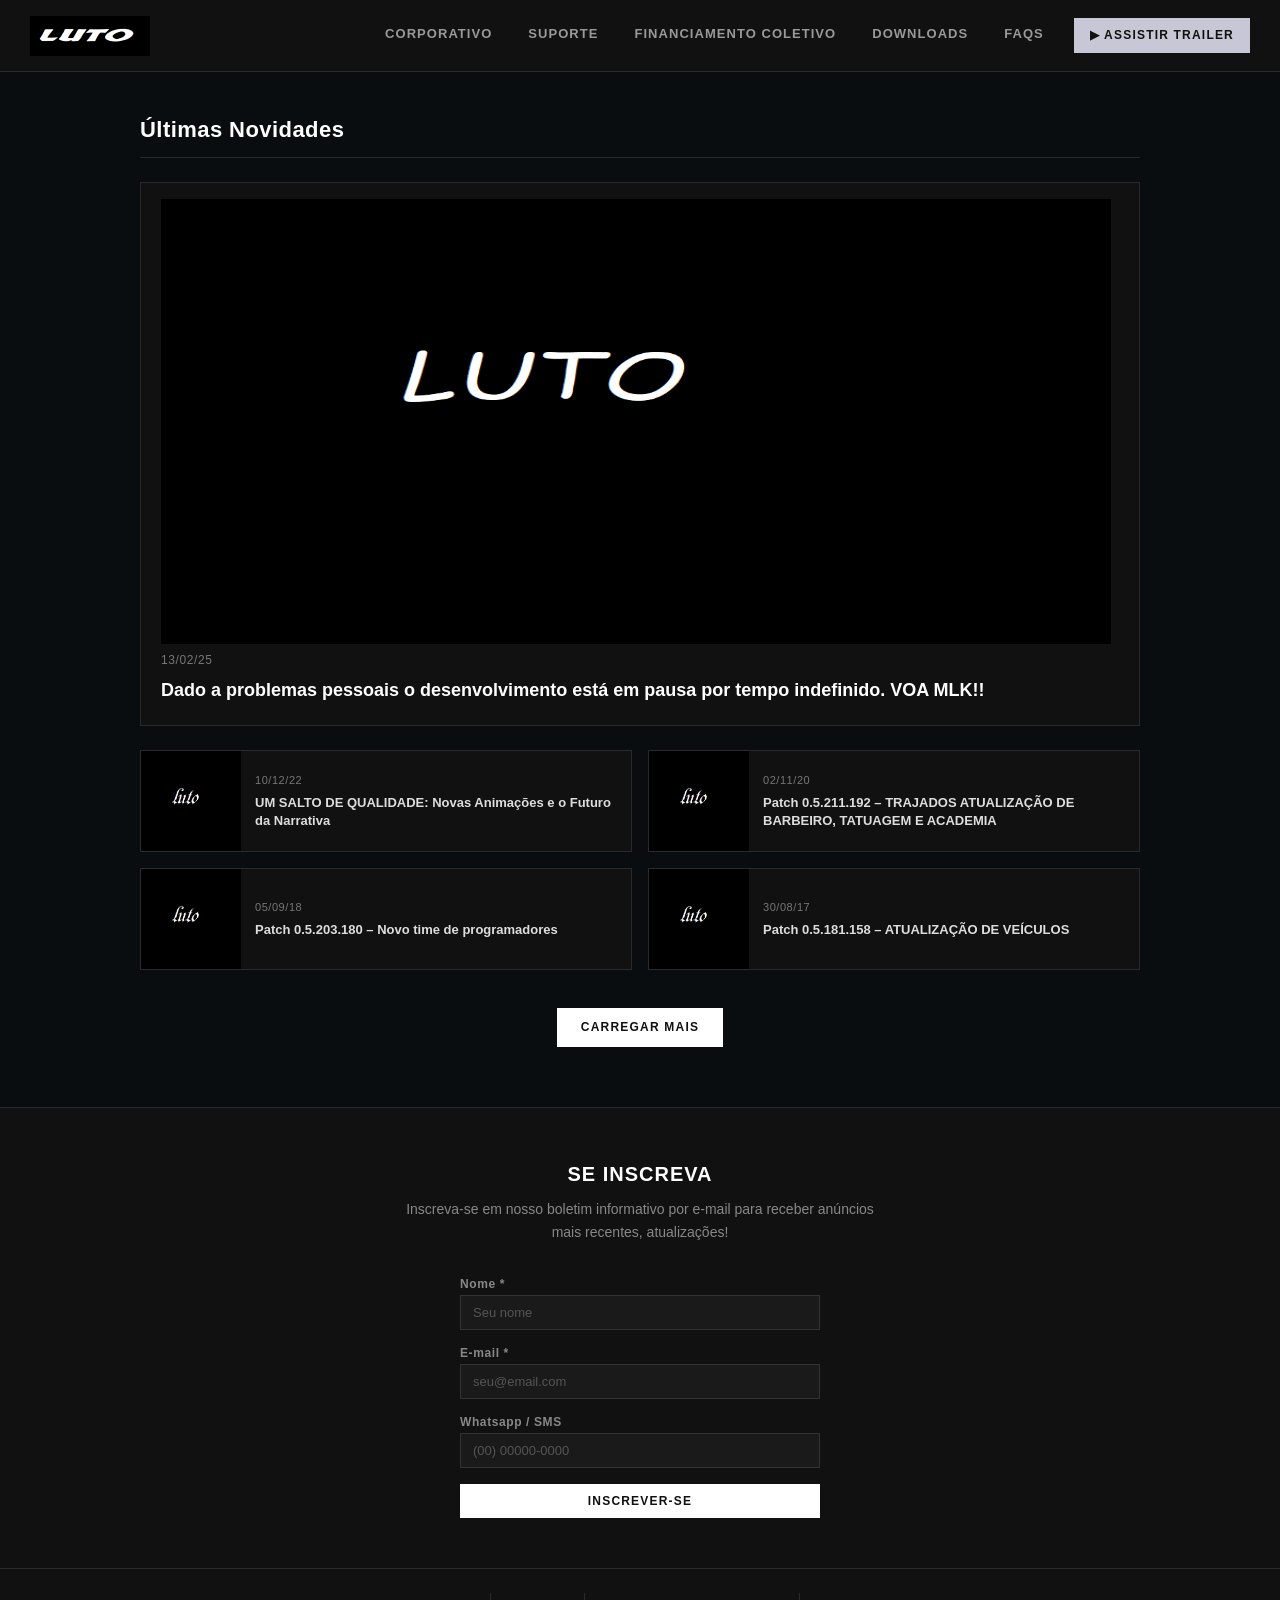
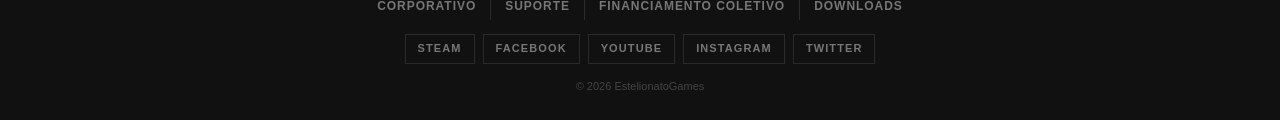
<file: index.html>
<!DOCTYPE html>
<html lang="pt-BR">
<head>
  <meta charset="UTF-8">
  <meta name="viewport" content="width=device-width, initial-scale=1.0">
  <title>Últimas Novidades - EstelionatoGames</title>
  <link rel="stylesheet" href="style.css">
  <style>
    /* ── NEWS SECTION ── */
    .news-wrapper {
      max-width: 1060px;
      margin: 0 auto;
      padding: 40px 30px;
    }

    .news-wrapper h2 {
      color: #ffffff;
      font-size: 22px;
      font-weight: bold;
      letter-spacing: 0.02em;
      margin-bottom: 24px;
      padding-bottom: 10px;
      border-bottom: 1px solid #2a2a2a;
    }

    /* Featured big card */
    .card-featured {
      display: block;
      margin-bottom: 24px;
      background: #111111;
      border: 1px solid #2a2a2a;
      overflow: hidden;
      transition: border-color 0.15s;
    }
    .card-featured:hover { border-color: #555; }

    .card-featured .img-main {
      height: 445px; 
      width: 950px
    }

    .card-featured .card-meta {
      padding: 16px 20px 20px;
    }
    .card-featured .card-date {
      font-size: 12px;
      color: #777;
      margin-bottom: 6px;
      letter-spacing: 0.05em;
    }
    .card-featured .card-title {
      color: #ffffff;
      font-size: 18px;
      font-weight: bold;
    }

    /* Small cards grid */
    .cards-grid {
      display: grid;
      grid-template-columns: repeat(2, 1fr);
      gap: 16px;
      margin-bottom: 28px;
    }

    .card-small {
      display: flex;
      background: #111111;
      border: 1px solid #2a2a2a;
      overflow: hidden;
      transition: border-color 0.15s;
    }
    .card-small:hover { border-color: #555; }

    .card-small .img-placeholder {
      width: 120px;
      min-width: 120px;
      height: 100px;
    }

    .card-small .card-meta {
      padding: 12px 14px;
      display: flex;
      flex-direction: column;
      justify-content: center;
    }
    .card-small .card-date {
      font-size: 11px;
      color: #777;
      margin-bottom: 5px;
      letter-spacing: 0.05em;
    }
    .card-small .card-title {
      color: #dddddd;
      font-size: 13px;
      font-weight: bold;
      line-height: 1.4;
    }
    .card-small .img-small
    {
      height: 100px;
      width: 100px;
    }

    /* Load more */
    .load-more {
      text-align: center;
      padding: 10px 0 20px;
    }

    /* ── NEWSLETTER ── */
    .newsletter {
      background: #111111;
      border-top: 1px solid #2a2a2a;
      padding: 50px 30px;
      text-align: center;
    }

    .newsletter h2 {
      color: #ffffff;
      font-size: 20px;
      font-weight: bold;
      letter-spacing: 0.05em;
      text-transform: uppercase;
      margin-bottom: 8px;
    }

    .newsletter p {
      color: #888888;
      font-size: 14px;
      margin-bottom: 28px;
      max-width: 500px;
      margin-left: auto;
      margin-right: auto;
    }

    .newsletter-form {
      display: flex;
      flex-direction: column;
      gap: 10px;
      max-width: 360px;
      margin: 0 auto;
    }

    .newsletter-form label {
      text-align: left;
      font-size: 12px;
      color: #888;
      font-weight: bold;
      letter-spacing: 0.05em;
    }

    .newsletter-form input {
      background: #1a1a1a;
      border: 1px solid #333333;
      color: #cccccc;
      font-family: Arial, Helvetica, sans-serif;
      font-size: 13px;
      padding: 9px 12px;
      outline: none;
      width: 100%;
      transition: border-color 0.15s;
    }
    .newsletter-form input:focus { border-color: #777; }
    .newsletter-form input::placeholder { color: #555; }

    .newsletter-form .field { text-align: left; }

    .newsletter-form button {
      margin-top: 6px;
      padding: 10px;
      background: #ffffff;
      color: #111111;
      font-weight: bold;
      font-size: 12px;
      letter-spacing: 0.1em;
      text-transform: uppercase;
      border: none;
      cursor: pointer;
      transition: background 0.15s;
    }
    .newsletter-form button:hover { background: #dddddd; }
  </style>
</head>
<body>

  <!-- HEADER -->
  <div id="header">
    <div class="logo">
        <a href="index.html">
          <img src="Imagens/5.png">
        </a>
    </div>
    <nav>
      <a href="corporativo.html">Corporativo</a>
      <a href="suporte.html">Suporte</a>
      <a href="gta-brasileiro-institucional.html">Financiamento coletivo</a>
      <a href="downloads.html">Downloads</a>
      <a href="FAQs.html">FAQs</a>
      <a href="https://www.youtube.com/dethbo%C3%A7bujegr%C3%A7oujhoui" target="_blank" class="btn-trailer">&#9654; ASSISTIR TRAILER</a>
    </nav>
  </div>

  <!-- MAIN -->
  <div id="main">
    <div class="news-wrapper">
      <h2>Últimas Novidades</h2>

      <!-- Card em destaque -->
      <a href="#" class="card-featured">
        <div class="card-meta">
          <img class="img-main" src="Imagens/1.png" alt="..."> 
          <div class="card-date">13/02/25</div>
          <div class="card-title">Dado a problemas pessoais o desenvolvimento está em pausa por tempo indefinido. VOA MLK!!</div>
        </div>
      </a>

      <!-- Grade de cards menores -->
      <div class="cards-grid">

        <a href="#" class="card-small">
          <img class="img-small" src="Imagens/2.png">
          <div class="card-meta">
            <div class="card-date">10/12/22</div>
            <div class="card-title">UM SALTO DE QUALIDADE: Novas Animações e o Futuro da Narrativa</div>
          </div>
        </a>

        <a href="#" class="card-small">
          <img class="img-small" src="Imagens/2.png">
          <div class="card-meta">
            <div class="card-date">02/11/20</div>
            <div class="card-title">Patch 0.5.211.192 – TRAJADOS ATUALIZAÇÃO DE BARBEIRO, TATUAGEM E ACADEMIA</div>
          </div>
        </a>

        <a href="#" class="card-small">
          <img class="img-small" src="Imagens/2.png">
          <div class="card-meta">
            <div class="card-date">05/09/18</div>
            <div class="card-title">Patch 0.5.203.180 – Novo time de programadores</div>
          </div>
        </a>

        <a href="#" class="card-small">
          <img class="img-small" src="Imagens/2.png">
          <div class="card-meta">
            <div class="card-date">30/08/17</div>
            <div class="card-title">Patch 0.5.181.158 – ATUALIZAÇÃO DE VEÍCULOS</div>
          </div>
        </a>

      </div><!-- /cards-grid -->

      <div class="load-more">
        <a href="#" class="btn">Carregar mais</a>
      </div>
    </div><!-- /news-wrapper -->

    <!-- NEWSLETTER -->
    <div class="newsletter">
      <h2>Se Inscreva</h2>
      <p>Inscreva-se em nosso boletim informativo por e-mail para receber anúncios mais recentes, atualizações!</p>
      <div class="newsletter-form">
        <div class="field">
          <label>Nome *</label>
          <input type="text" placeholder="Seu nome">
        </div>
        <div class="field">
          <label>E-mail *</label>
          <input type="email" placeholder="seu@email.com">
        </div>
        <div class="field">
          <label>Whatsapp / SMS</label>
          <input type="text" placeholder="(00) 00000-0000">
        </div>
        <button type="button">Inscrever-se</button>
      </div>
    </div>
  </div><!-- /main -->

  <!-- FOOTER -->
  <div id="footer">
    <div class="footer-nav">
      <a href="corporativo.html">Corporativo</a>
      <a href="suporte.html">Suporte</a>
      <a href="gta-brasileiro-institucional.html">Financiamento coletivo</a>
      <a href="downloads.html">Downloads</a>
    </div>
    <div class="footer-social">
      <a href="https://store.steampowered.com/" target="_blank">Steam</a>
      <a href="https://www.facebook.com/oestelionatario[/?locale=pt_BR" target="_blank">Facebook</a>
      <a href="https://www.youtube.com/R9Lafea%24MH_" target="_blank">YouTube</a>
      <a href="404.html" target="_blank">Instagram</a>
      <a href="404.html" target="_blank">Twitter</a>
    </div>
    <p class="footer-copy">&copy; 2026 EstelionatoGames</p>
  </div>

</body>
</html>
</file>
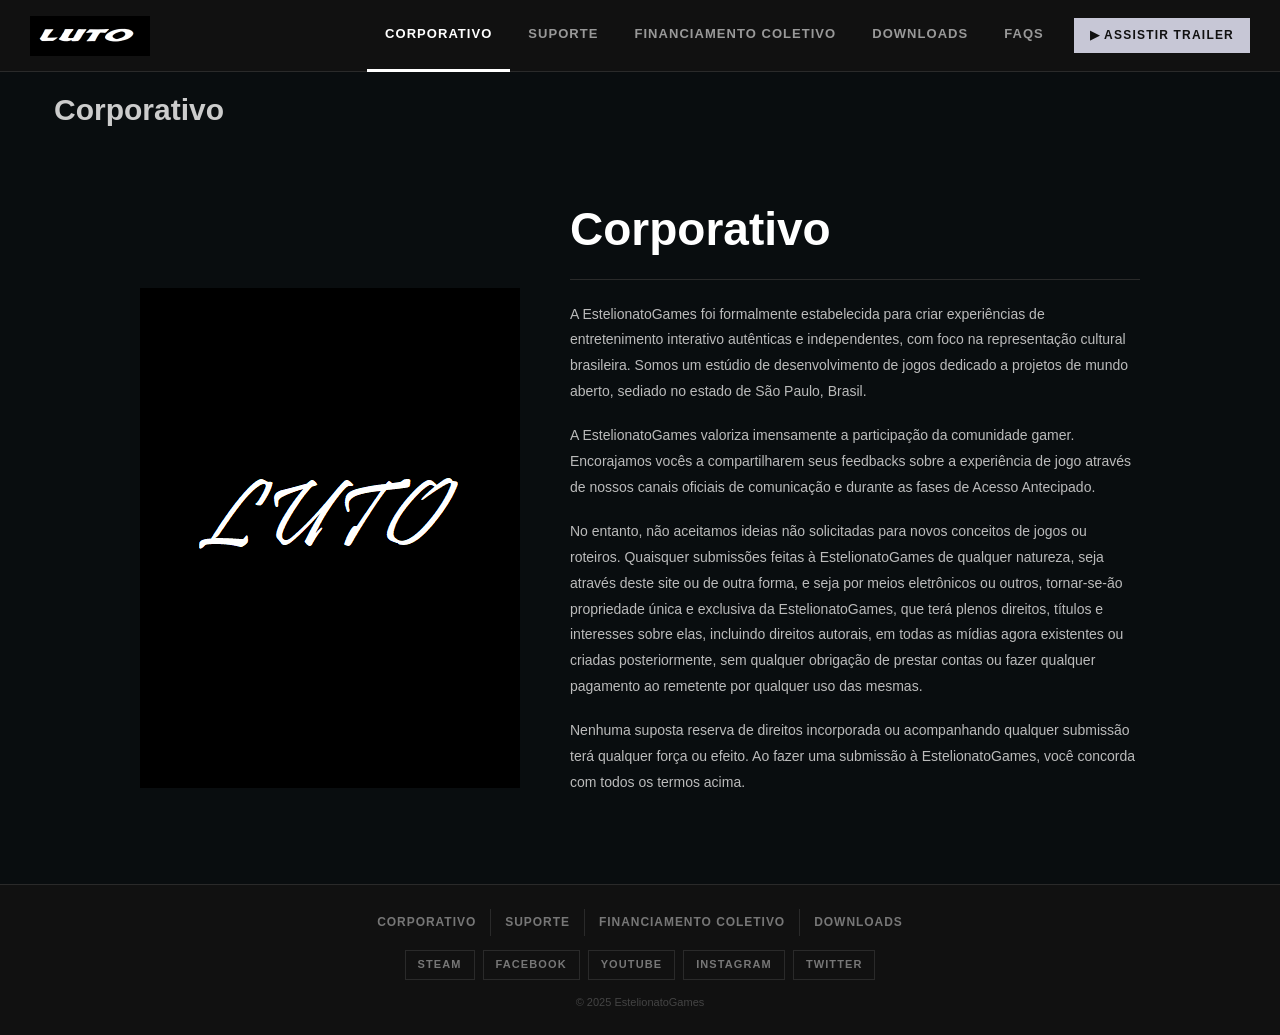
<file: corporativo.html>
<!DOCTYPE html>
<html lang="pt-BR">
<head>
  <meta charset="UTF-8">
  <meta name="viewport" content="width=device-width, initial-scale=1.0">
  <title>Corporativo – EstelionatoGames</title>
  <link rel="stylesheet" href="style.css">
  <style>
    .corporate-wrapper {
      max-width: 1060px;
      margin: 0 auto;
      padding: 50px 30px 70px;
      display: flex;
      gap: 50px;
      align-items: flex-start;
    }

    /* COLUNA ESQUERDA — imagem */
    .corporate-image {
      flex: 0 0 380px;
      margin-top: 95px;
    }

    .corporate-image .img {
      height: 500px;
      width: 380px;
      aspect-ratio: 4/3;
    }

    /* COLUNA DIREITA — texto */
    .corporate-text {
      flex: 1;
    }

    .corporate-text h1 {
      color: #ffffff;
      font-size: 46PX;
      font-weight: bold;
      margin-bottom: 22px;
      padding-bottom: 12px;
      border-bottom: 1px solid #2a2a2a;
    }

    .corporate-text p {
      color: #bbbbbb;
      font-size: 14px;
      line-height: 1.85;
      margin-bottom: 18px;
    }



    @media (max-width: 700px) {
      .corporate-wrapper {
        flex-direction: column;
      }
      .corporate-image {
        flex: none;
        width: 100%;
      }
    }
  </style>
</head>
<body>

  <!-- HEADER -->
  <div id="header">
    <div class="logo">
        <a href="index.html">
          <img src="Imagens/5.png">
        </a>
    </div>
    <nav>
      <a class="active" href="corporativo.html">Corporativo</a>
      <a href="suporte.html">Suporte</a>
      <a href="gta-brasileiro-institucional.html">Financiamento coletivo</a>
      <a href="downloads.html">Downloads</a>
      <a href="FAQs.html">FAQs</a>
      <a href="https://www.youtube.com/dethbo%C3%A7bujegr%C3%A7oujhoui" target="_blank" class="btn-trailer">&#9654; ASSISTIR TRAILER</a>
    </nav>
  </div>

  <!-- MAIN -->
  <div id="main">

    <div class="page-title">
      <h1>Corporativo</h1>
    </div>

    <div class="corporate-wrapper">

      <!-- IMAGEM ESQUERDA -->
      <div class="corporate-image">
        <img class="img" src="Imagens/3.png" alt="EstelionatoGames">
      </div>

      <!-- TEXTO DIREITA -->
      <div class="corporate-text">
        <h1>Corporativo</h1>

        <p>A EstelionatoGames foi formalmente estabelecida para criar experiências de entretenimento interativo autênticas e independentes, com foco na representação cultural brasileira. Somos um estúdio de desenvolvimento de jogos dedicado a projetos de mundo aberto, sediado no estado de São Paulo, Brasil.</p>

        <p>A EstelionatoGames valoriza imensamente a participação da comunidade gamer. Encorajamos vocês a compartilharem seus feedbacks sobre a experiência de jogo através de nossos canais oficiais de comunicação e durante as fases de Acesso Antecipado.</p>

        <p>No entanto, não aceitamos ideias não solicitadas para novos conceitos de jogos ou roteiros. Quaisquer submissões feitas à EstelionatoGames de qualquer natureza, seja através deste site ou de outra forma, e seja por meios eletrônicos ou outros, tornar-se-ão propriedade única e exclusiva da EstelionatoGames, que terá plenos direitos, títulos e interesses sobre elas, incluindo direitos autorais, em todas as mídias agora existentes ou criadas posteriormente, sem qualquer obrigação de prestar contas ou fazer qualquer pagamento ao remetente por qualquer uso das mesmas.</p>

        <p>Nenhuma suposta reserva de direitos incorporada ou acompanhando qualquer submissão terá qualquer força ou efeito. Ao fazer uma submissão à EstelionatoGames, você concorda com todos os termos acima.</p>
      </div>

    </div><!-- /corporate-wrapper -->
  </div><!-- /main -->

  <!-- FOOTER -->
  <div id="footer">
    <div class="footer-nav">
      <a href="corporativo.html">Corporativo</a>
      <a href="suporte.html">Suporte</a>
      <a href="gta-brasileiro-institucional.html">Financiamento coletivo</a>
      <a href="downloads.html">Downloads</a>
    </div>
    <div class="footer-social">
      <a href="https://store.steampowered.com/" target="_blank">Steam</a>
      <a href="https://www.facebook.com/oestelionatario[/?locale=pt_BR" target="_blank">Facebook</a>
      <a href="https://www.youtube.com/R9Lafea%24MH_" target="_blank">YouTube</a>
      <a href="404.html" target="_blank">Instagram</a>
      <a href="404.html" target="_blank">Twitter</a>
    </div>
    <p class="footer-copy">&copy; 2025 EstelionatoGames</p>
  </div>

</body>
</html>
</file>
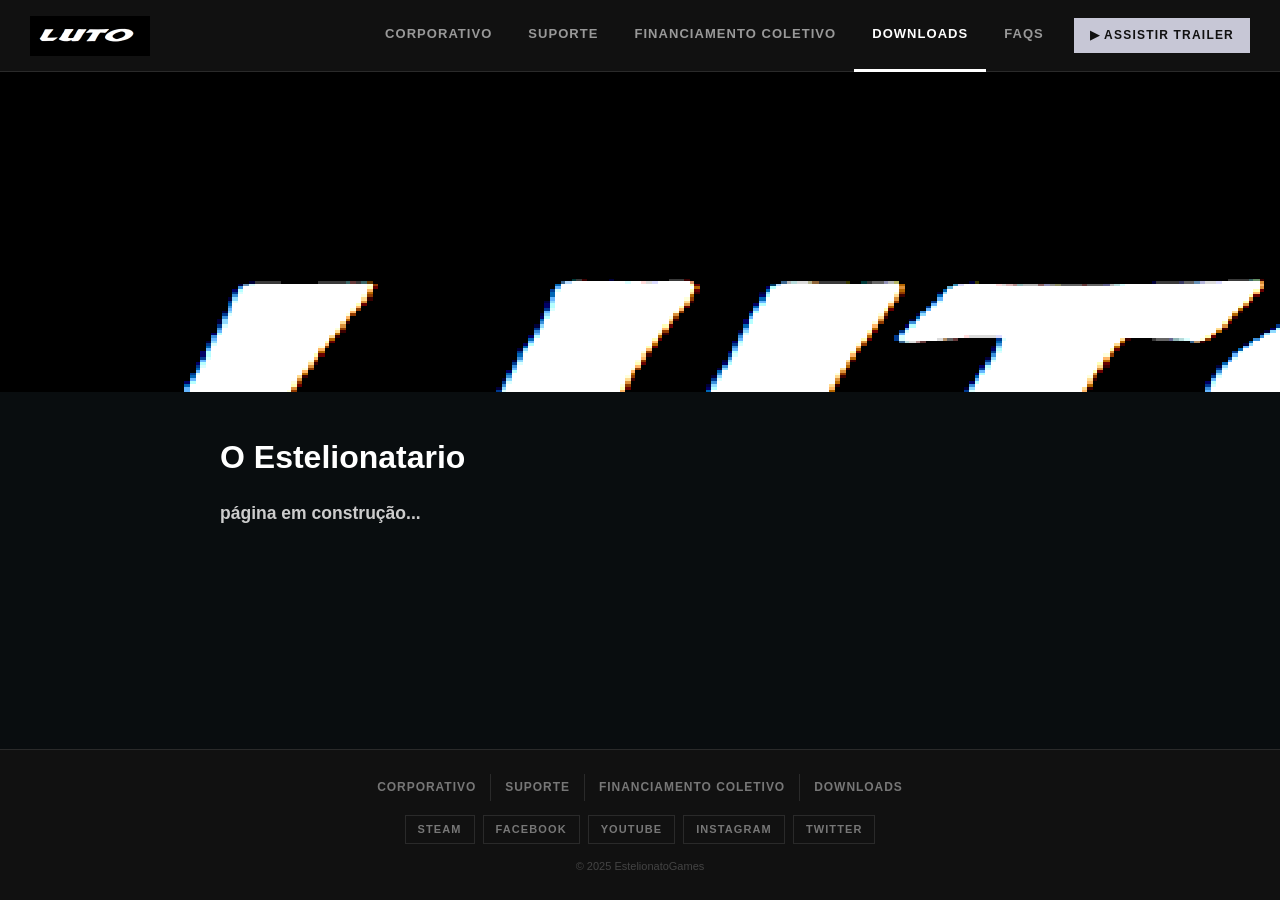
<file: downloads.html>
<!DOCTYPE html>
<html lang="pt-BR">
<head>
  <meta charset="UTF-8">
  <meta name="viewport" content="width=device-width, initial-scale=1.0">
  <title>Downloads – EstelionatoGames</title>
  <link rel="stylesheet" href="style.css">
  <style>

    /* Conteúdo */
    .downloads-wrapper {
      max-width: 900px;
      margin: 0 auto;
      align-items: center;
      padding: 40px 30px 70px;
    }

    .game-title {
      color: #ffffff;
      font-size: 32px;
      font-weight: bold;
      margin-bottom: 16px;
    }
  </style>
</head>
<body>

  <div id="header">
    <div class="logo">
        <a href="index.html">
          <img src="Imagens/5.png">
        </a>
    </div>
    <nav>
      <a href="corporativo.html">Corporativo</a>
      <a href="suporte.html">Suporte</a>
      <a href="gta-brasileiro-institucional.html">Financiamento coletivo</a>
      <a class="active" href="downloads.html">Downloads</a>
      <a href="FAQs.html">FAQs</a>
      <a href="https://www.youtube.com/dethbo%C3%A7bujegr%C3%A7oujhoui" target="_blank" class="btn-trailer">&#9654; ASSISTIR TRAILER</a>
    </nav>
  </div>

  <!-- MAIN -->
  <div id="main">

    <!-- Banner do jogo -->
    <div class="game-banner">
      <img src="Imagens/5.png" alt="000">
    </div>

    <div class="downloads-wrapper">

      <h2 class="game-title">O Estelionatario</h2>
      <h3> página em construção...</h3>

    </div><!-- /feature-list -->


    </div><!-- /downloads-wrapper -->
  </div><!-- /main -->

  <!-- FOOTER -->
  <div id="footer">
    <div class="footer-nav">
      <a href="corporativo.html">Corporativo</a>
      <a href="suporte.html">Suporte</a>
      <a href="gta-brasileiro-institucional.html">Financiamento coletivo</a>
      <a href="downloads.html">Downloads</a>
    </div>
    <div class="footer-social">
      <a href="https://store.steampowered.com/" target="_blank">Steam</a>
      <a href="https://www.facebook.com/oestelionatario[/?locale=pt_BR" target="_blank">Facebook</a>
      <a href="https://www.youtube.com/R9Lafea%24MH_" target="_blank">YouTube</a>
      <a href="404.html" target="_blank">Instagram</a>
      <a href="404.html" target="_blank">Twitter</a>
    </div>
    <p class="footer-copy">&copy; 2025 EstelionatoGames</p>
  </div>

</body>
</html>
</file>
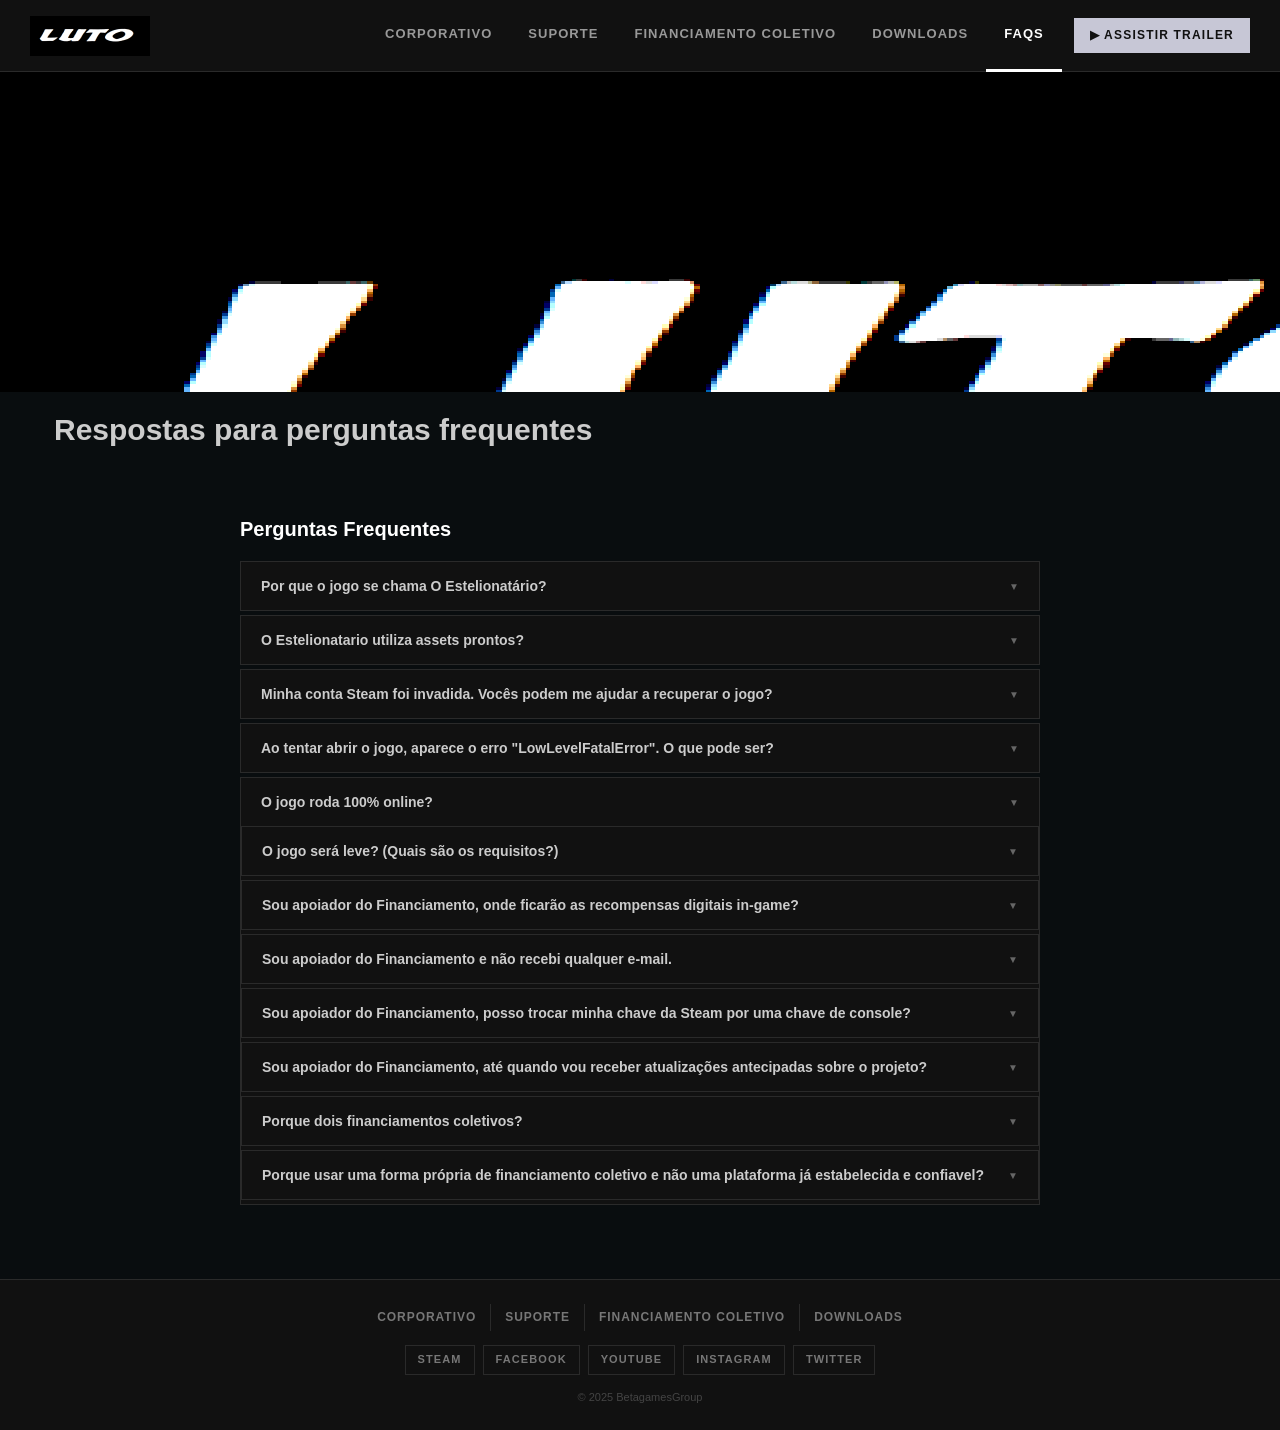
<file: FAQs.html>
<!DOCTYPE html>
<html lang="pt-BR">
<head>
  <meta charset="UTF-8">
  <meta name="viewport" content="width=device-width, initial-scale=1.0">
  <title>FAQs – EstelionatoGames</title>
  <link rel="stylesheet" href="style.css">
  <style>
    .faq-wrapper {
      max-width: 860px;
      margin: 0 auto;
      padding: 50px 30px 70px;
    }

    .faq-section-title {
      color: #ffffff;
      font-size: 20px;
      font-weight: bold;
      margin-bottom: 16px;
    }


    .faq-intro-box h3 {
      color: #ffffff;
      font-size: 14px;
      font-weight: bold;
      letter-spacing: 0.06em;
      text-transform: uppercase;
      margin-bottom: 8px;
    }

    .faq-intro-box p {
      color: #888888;
      font-size: 14px;
      line-height: 1.7;
    }

    /* ACCORDION */
    .faq-item {
      border: 1px solid #2a2a2a;
      background: #111111;
      margin-bottom: 4px;
      overflow: hidden;
    }

    .faq-question {
      width: 100%;
      background: none;
      border: none;
      color: #cccccc;
      font-family: Arial, Helvetica, sans-serif;
      font-size: 14px;
      font-weight: bold;
      text-align: left;
      padding: 16px 20px;
      cursor: pointer;
      display: flex;
      justify-content: space-between;
      align-items: center;
      gap: 16px;
      transition: color 0.15s;
    }
    .faq-question:hover { color: #ffffff; }
    .faq-item.open .faq-question { color: #ffffff; }

    .faq-arrow {
      font-size: 10px;
      color: #666;
      flex-shrink: 0;
      transition: transform 0.25s;
    }
    .faq-item.open .faq-arrow { transform: rotate(180deg); color: #aaa; }

    .faq-answer {
      max-height: 0;
      overflow: hidden;
      transition: max-height 0.35s ease;
    }
    .faq-item.open .faq-answer { max-height: 800px; }

    .faq-answer-inner {
      border-top: 1px solid #2a2a2a;
      padding: 16px 20px 20px;
      color: #888888;
      font-size: 14px;
      line-height: 1.8;
    }

    .faq-answer-inner strong { color: #cccccc; }

    .faq-answer-inner ol {
      padding-left: 18px;
      margin-top: 8px;
    }
    .faq-answer-inner ol li { margin-bottom: 6px; }

    .faq-answer-inner a { color: #aaaaaa; text-decoration: underline; }
    .faq-answer-inner a:hover { color: #ffffff; }


  </style>
</head>
<body>

  <div id="header">
    <div class="logo">
        <a href="index.html">
          <img src="Imagens/5.png">
        </a>
    </div>
    <nav>
      <a href="corporativo.html">Corporativo</a>
      <a href="suporte.html">Suporte</a>
      <a href="gta-brasileiro-institucional.html">Financiamento coletivo</a>
      <a href="downloads.html">Downloads</a>
      <a class="active" href="FAQs.html">FAQs</a>
      <a href="https://www.youtube.com/dethbo%C3%A7bujegr%C3%A7oujhoui" target="_blank" class="btn-trailer">&#9654; ASSISTIR TRAILER</a>
    </nav>
  </div>


   <div id="main">

    <div class="game-banner">
      <img src="Imagens/5.png" alt="000">
    </div>

    <div class="page-title">
      <h1>Respostas para perguntas frequentes</h1>
    </div>

    <div class="faq-wrapper">

      <div class="faq-section-title">Perguntas Frequentes</div>

      <div class="faq-item">
        <button class="faq-question" onclick="toggleFaq(this)">
          Por que o jogo se chama O Estelionatário?
          <span class="faq-arrow">&#9660;</span>
        </button>
        <div class="faq-answer">
          <div class="faq-answer-inner">
            O nome é uma referência direta ao crime de estelionato, artigo 171. Essa tipificação criminal serve como a base temática central para a construção do enredo do Modo História, que será apresentado na versão final do jogo.
          </div>
        </div>
      </div>

      <div class="faq-item">
        <button class="faq-question" onclick="toggleFaq(this)">
          O Estelionatario utiliza assets prontos?
          <span class="faq-arrow">&#9660;</span>
        </button>
        <div class="faq-answer">
          <div class="faq-answer-inner">
            Sim. Inclusive, alguns dos maiores jogos da indústria utilizam e expõem tecnologias de terceiros logo em sua abertura. Hoje, o uso de addons e middlewares é padrão da indústria para otimizar processos.<br><br>
            Nosso projeto é fruto da colaboração de cerca de 100 profissionais que já passaram pelo projeto, muitos com mais de uma década de experiência no mercado. Desde o início, muitos de nossos sistemas complexos feitos do zero — como a nossa oficina de tuning — já foram confundidos com assets prontos.<br><br>
            Além disso, é importante diferenciar o produto final de um Acesso Antecipado. Algumas críticas focam em elementos que são apenas placeholders (itens temporários para teste). Utilizar essas ferramentas modernas não diminui o trabalho autoral; pelo contrário, permite focarmos ainda mais na criação de uma experiência única.
          </div>
        </div>
      </div>

      <div class="faq-item">
        <button class="faq-question" onclick="toggleFaq(this)">
          Minha conta Steam foi invadida. Vocês podem me ajudar a recuperar o jogo?
          <span class="faq-arrow">&#9660;</span>
        </button>
        <div class="faq-answer">
          <div class="faq-answer-inner">
            Lamentamos muito que isso tenha acontecido. No entanto, <strong>nós não temos acesso ao banco de dados de usuários ou ao gerenciamento de contas da Steam.</strong><br><br>
            Como toda a transação, segurança e biblioteca são gerenciadas pela Valve, nós não conseguimos interferir ou recuperar acessos. A única forma de resolver essa situação é entrando em contato diretamente com o <strong>Suporte da Steam</strong> para iniciar o processo de recuperação da conta.
          </div>
        </div>
      </div>

      <div class="faq-item">
        <button class="faq-question" onclick="toggleFaq(this)">
          Ao tentar abrir o jogo, aparece o erro "LowLevelFatalError". O que pode ser?
          <span class="faq-arrow">&#9660;</span>
        </button>
        <div class="faq-answer">
          <div class="faq-answer-inner">
            Geralmente, esse erro indica questões relacionadas ao <strong>hardware</strong> (componentes físicos) do seu computador.<br><br>
            Antes de entrar em contato, pedimos que realize a seguinte verificação:
            <ol>
              <li><strong>Confira os Requisitos:</strong> Verifique na página da Steam se o seu computador atende a todos os requisitos mínimos exigidos para rodar o jogo.</li>
              <li><strong>Contate o Suporte:</strong> Caso sua máquina atenda aos requisitos e o erro persista, entre em contato conosco através da nossa <a href="suporte.html">página de Suporte</a>.</li>
            </ol>
          </div>
        </div>
      </div>

      <div class="faq-item">
        <button class="faq-question" onclick="toggleFaq(this)">
          O jogo roda 100% online?
          <span class="faq-arrow">&#9660;</span>
        </button>
        <div class="faq-answer">
          <div class="faq-answer-inner">
            <strong>Sim.</strong> O jogo atualmente exige conexão constante com a internet para fins de analise de dados. Porém a versão final não ira exigir conexão constante, apenas para elementos multplayer ou online.
        </div>
      </div>

      <div class="faq-item">
        <button class="faq-question" onclick="toggleFaq(this)">
          O jogo será leve? (Quais são os requisitos?)
          <span class="faq-arrow">&#9660;</span>
        </button>
        <div class="faq-answer">
          <div class="faq-answer-inner">
            Para a <strong>versão final</strong>, a expectativa é que os requisitos sejam semelhantes aos de jogos de porte similar lançados na mesma época.<br><br>
            Atualmente, a <strong>versão Alpha</strong> possui requisitos minimos considerados altos por ser uma biuld de trabalho não otmizada.<br><br>
            <em>Nota: Esses requisitos podem variar ao longo do desenvolvimento, sofrendo alterações conforme novas implementações e otimizações forem realizadas até o lançamento final.</em>
          </div>
        </div>
      </div>

      <div class="faq-item">
        <button class="faq-question" onclick="toggleFaq(this)">
          Sou apoiador do Financiamento, onde ficarão as recompensas digitais in-game?
          <span class="faq-arrow">&#9660;</span>
        </button>
        <div class="faq-answer">
          <div class="faq-answer-inner">
            Todas as recompensas digitais — tais como <strong>"nome nos créditos"</strong>, <strong>"pichos"</strong>, <strong>"nome escrito em alguma área do game"</strong>, <strong>"seja um vilão"</strong>, <strong>"seja um pedestre"</strong> — estão sendo incluídas no jogo.<br><br>
            A inserção dessas recompensas acontece de forma inalienável, seguindo o que nossa <strong>Direção de Arte</strong> apontar como a melhor opção para o jogo. Caso você não tenha encontrado ou participado a tempo dos questionários, basta entrar em contato com nosso suporte.
          </div>
        </div>
      </div>

      <div class="faq-item">
        <button class="faq-question" onclick="toggleFaq(this)">
          Sou apoiador do Financiamento e não recebi qualquer e-mail.
          <span class="faq-arrow">&#9660;</span>
        </button>
        <div class="faq-answer">
          <div class="faq-answer-inner">
            Caso não esteja recebendo nossos comunicados, siga estes passos:
            <ol>
              <li><strong>Verifique o Spam:</strong> Olhe atentamente sua caixa de spam ou lixo eletrônico.</li>
              <li><strong>Confira o Cadastro:</strong> Verifique se o e-mail que você está acessando é exatamente o mesmo utilizado no cadastro do Catarse.</li>
              <li><strong>Troca de Provedor:</strong> Se necessário, altere o endereço de e-mail cadastrado para outro provedor (ex: Gmail, Outlook), pois alguns provedores podem bloquear o recebimento.</li>
            </ol>
          </div>
        </div>
      </div>

      <div class="faq-item">
        <button class="faq-question" onclick="toggleFaq(this)">
          Sou apoiador do Financiamento, posso trocar minha chave da Steam por uma chave de console?
          <span class="faq-arrow">&#9660;</span>
        </button>
        <div class="faq-answer">
          <div class="faq-answer-inner">
            <strong>Infelizmente, não é possível alterar a chave.</strong> No entanto, fique tranquilo: a sua chave da Steam é vitalícia e continuará válida normalmente, independentemente de parcerias ou lançamentos em outras plataformas.
          </div>
        </div>
      </div>

      <div class="faq-item">
        <button class="faq-question" onclick="toggleFaq(this)">
          Sou apoiador do Financiamento, até quando vou receber atualizações antecipadas sobre o projeto?
          <span class="faq-arrow">&#9660;</span>
        </button>
        <div class="faq-answer">
          <div class="faq-answer-inner">
            O acesso antecipado refere-se a etapas específicas do desenvolvimento (Alpha, Pré-Alpha). Portanto, o recebimento de novidades exclusivas ocorre <strong>somente até a publicação da respectiva versão na Steam</strong>. Assim que a versão se torna pública na plataforma, o ciclo de antecipação daquela etapa se encerra.
          </div>
        </div>
      </div>

      <div class="faq-item">
        <button class="faq-question" onclick="toggleFaq(this)">
          Porque dois financiamentos coletivos?
          <span class="faq-arrow">&#9660;</span>
        </button>
        <div class="faq-answer">
          <div class="faq-answer-inner">
            Vimos que a ideia de uma nova campanha seria muito importante, pois além de ser uma nova oportunidade para que as pessoas que não conseguiram apoiar na primeira campanha, 
            aqueles que conheceram O Estelionatario em sua biuld de divulgação atraves dos inumeros youtubers que cobriram o jogo também podem estar conferindo o game e nos ajudar a melhorar ainda mais.<br><br>
            Nosso objetivo com uma nova campanha é potencializar aquilo que construímos ao longo dos últimos meses para que possamos continuar com o ritmo acelerado de desenvolvimento, 
            com isso podemos trazer uma versão ainda sólida do game com as principais mecânicas de jogo, e assim fazer com que O Estelionatario possa trilhar 
            a passos largos e firmes a caminho de uma versão mais próxima da final
          </div>
        </div>
      </div>

      <div class="faq-item">
        <button class="faq-question" onclick="toggleFaq(this)">
          Porque usar uma forma própria de financiamento coletivo e não uma plataforma já estabelecida e confiavel?
          <span class="faq-arrow">&#9660;</span>
        </button>
        <div class="faq-answer">
          <div class="faq-answer-inner">
            XXXXXXXXXXXXXXXXXXXXXXXXXXXXXXXXXXX
          </div>
        </div>
      </div>

    </div>
  </div> 
  <!-- /main -->

  <!-- FOOTER -->
  <div id="footer">
    <div class="footer-nav">
      <a href="corporativo.html">Corporativo</a>
      <a href="suporte.html">Suporte</a>
      <a href="gta-brasileiro-institucional.html">Financiamento coletivo</a>
      <a href="downloads.html">Downloads</a>
    </div>
    <div class="footer-social">
      <a href="https://store.steampowered.com/" target="_blank">Steam</a>
      <a href="https://www.facebook.com/oestelionatario[/?locale=pt_BR" target="_blank">Facebook</a>
      <a href="https://www.youtube.com/R9Lafea%24MH_" target="_blank">YouTube</a>
      <a href="404.html" target="_blank">Instagram</a>
      <a href="404.html" target="_blank">Twitter</a>
    </div>
    <p class="footer-copy">&copy; 2025 BetagamesGroup</p>
  </div>

  <script>
    function toggleFaq(btn) {
      const item = btn.closest('.faq-item');
      const isOpen = item.classList.contains('open');
      document.querySelectorAll('.faq-item').forEach(i => i.classList.remove('open'));
      if (!isOpen) item.classList.add('open');
    }
  </script>

</body>
</html>
</file>
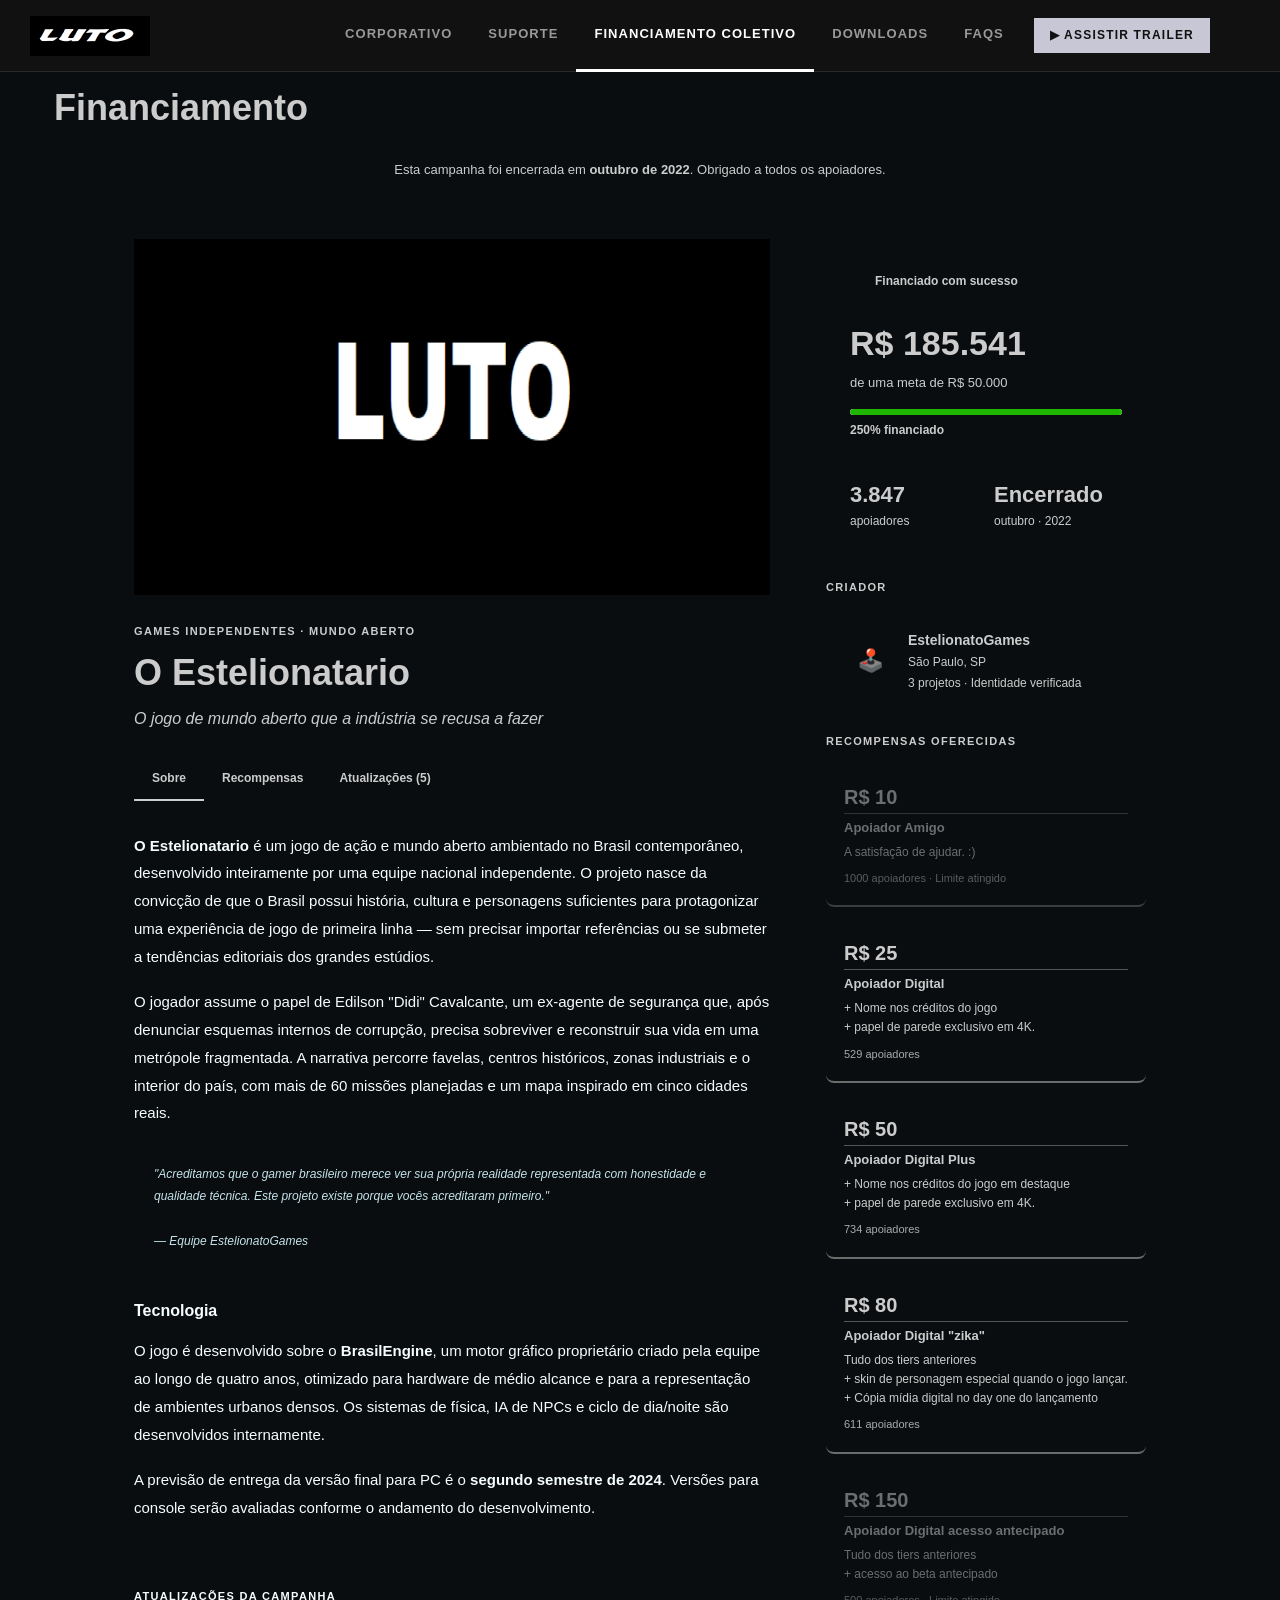
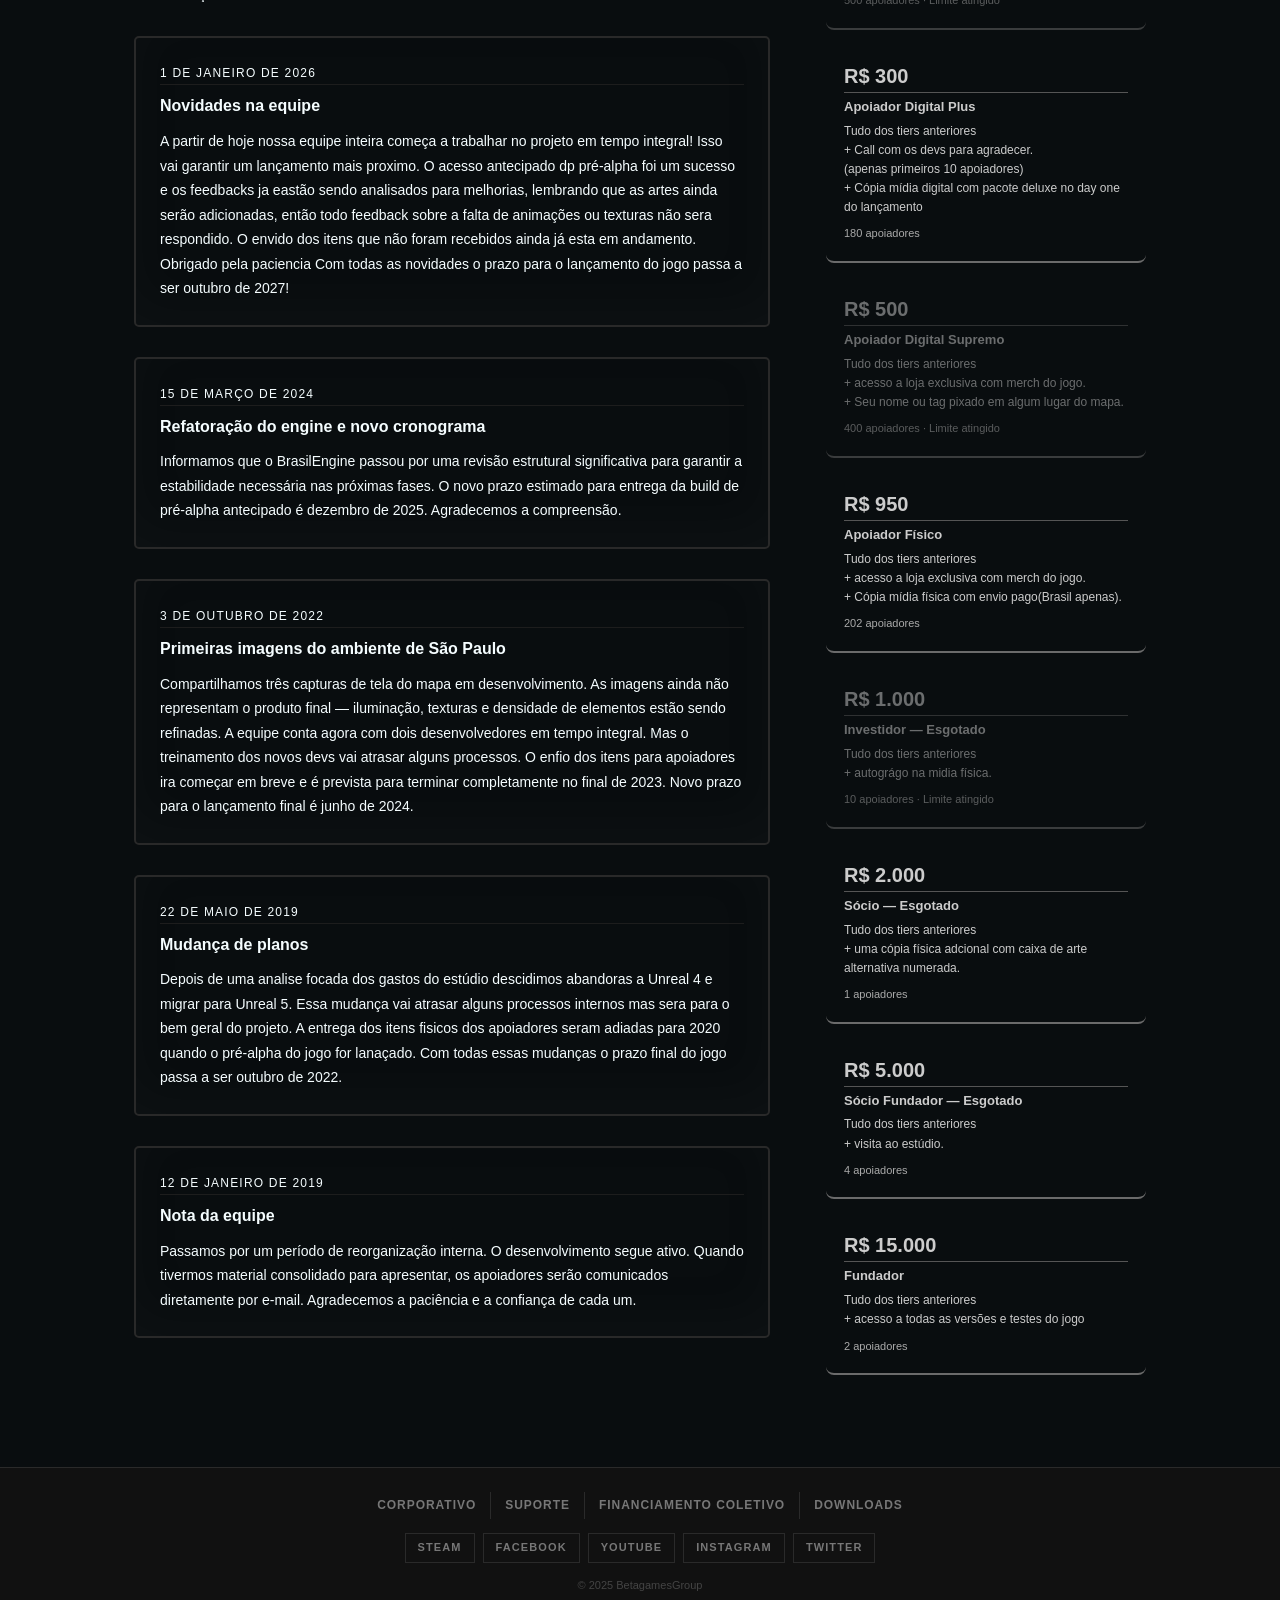
<file: gta-brasileiro-institucional.html>
<!DOCTYPE html>
<html lang="pt-BR">
<head>
  <meta charset="UTF-8" />
  <meta name="viewport" content="width=device-width, initial-scale=1.0" />
  <title>O Estelionatario – EstelionatoGames</title>
  <link href="style.css" rel="stylesheet"/>
  <style>

    /* ── NAV ── */
    nav {
      border-bottom: 1px solid var(--border);
      padding: 14px 40px;
      display: flex;
      align-items: center;
      gap: 8px;
    }
    .nav-logo {
      font-size: 18px;
      font-weight: 600;
      color: var(--accent);
      letter-spacing: -0.01em;
    }

    .nav-sep { margin: 0 4px; }
    
    .nav-crumb {
      font-size: 13px;
      color: var(--muted);
    }

    /* ── ENCERRADO BANNER ── */
    .banner-encerrado {
      background: var(--bg-off);
      border-bottom: 1px solid var(--border);
      text-align: center;
      padding: 10px 24px;
      font-size: 13px;
      color: var(--muted);
    }

    .banner-encerrado strong {
      color: var(--accent);
    }

    /* ── LAYOUT ── */
    .page {
      max-width: 1060px;
      margin: 0 auto;
      padding: 48px 24px 80px;
      display: grid;
      grid-template-columns: 1fr 320px;
      gap: 56px;
      align-items: start;
    }

    /* ── COLUNA ESQUERDA ── */
    .thumb {
      width: 636px;
      height: 356px;
      display: flex;
      align-items: center;
      justify-content: center;
      font-size: 56px;
      margin-bottom: 28px;
      border: 1px solid var(--border);
    }

    .category {
      font-size: 11px;
      font-weight: 600;
      text-transform: uppercase;
      letter-spacing: 0.12em;
      color: var(--accent);
      margin-bottom: 10px;
    }

    h1 {
      font-size: clamp(24px, 4vw, 36px);
      font-weight: 600;
      line-height: 1.2;
      color: var(--text);
      margin-bottom: 12px;
    }

    .subtitle {
      font-size: 16px;
      color: var(--muted);
      margin-bottom: 28px;
      font-style: italic;
    }

    /* Tabs */
    .tabs {
      display: flex;
      gap: 0;
      border-bottom: 1px solid var(--border);
      margin-bottom: 32px;
    }

    .tab {
      font-size: 12px;
      font-weight: 600;
      color: var(--muted);
      padding: 10px 18px;
      cursor: pointer;
      border-bottom: 2px solid transparent;
      margin-bottom: -1px;
      transition: color 0.15s;
    }

    .tab.active {
      color: var(--accent);
      border-bottom-color: var(--accent);
    }

    .prose {
      font-size: 15px;
      color: #f5fdff;
      line-height: 1.85;
    }

    .prose p { margin-bottom: 18px; }

    .prose h3 {

      font-size: 16px;
      font-weight: 600;
      margin: 32px 0 12px;
      color: var(--text);
    }

    .prose blockquote {
      border-left: 3px solid var(--accent);
      padding: 12px 20px;
      background: var(--accent-light);
      border-radius: 0 6px 6px 0;
      margin: 24px 0;
      font-size: 12px;
      color: #c5e3eb;
      font-style: italic;
    }

    /* Atualizações */
    .update {
      border: 2px solid rgb(41, 41, 41);
      border-radius: 5px;
      padding: 24px;
      margin-top: 30px;
      background: #81818100;
      box-shadow: 0px -20px 50px inset #46464613;
    }

  .update:hover
  {
    box-shadow: 0px -20px 40px inset #4646461f;
  }

    .update__date {
      font-size: 12px;
      text-transform: uppercase;
      letter-spacing: 0.1em;
      color: var(--text);
      margin-bottom: 6px;
      border-bottom:1px solid #1d1d1d;
    }

    .update__title {

      font-size: 16px;
      font-weight: 600;
      color: var(--text);
      margin-bottom: 8px;
    }

    .update__body {
      font-size: 14px;
      color: var(--text);
      line-height: 1.75;
    }

    /* ── SIDEBAR ── */

    .fund-card {
      border: 1px solid var(--border);
      border-radius: 10px;
      padding: 28px 24px;
      margin-bottom: 20px;
    }

    .fund-raised {

      font-size: 34px;
      font-weight: 600;
      color: var(--text);
      margin-bottom: 2px;
    }

    .fund-goal {
      font-size: 13px;
      color: var(--muted);
      margin-bottom: 16px;
    }

    .progress-wrap {
      background: #e8e8e8;
      border-radius: 100px;
      height: 6px;
      margin-bottom: 6px;
      overflow: hidden;
    }

    .progress-bar {
      height: 100%;
      background:#1eb600;
      border-radius: 100px;
      width: 100%;
    }

    .progress-pct {
      font-size: 12px;
      font-weight: 600;
      color: var(--accent);
      margin-bottom: 20px;
    }

    .fund-stats {
      display: grid;
      grid-template-columns: 1fr 1fr;
      gap: 16px;
      padding-top: 16px;
      border-top: 1px solid var(--border);
    }

    .fund-stat__value {

      font-size: 22px;
      font-weight: 600;
      color: var(--text);
    }

    .fund-stat__label {
      font-size: 12px;
      color: var(--muted);
    }

    .status-badge {
      display: inline-flex;
      align-items: center;
      gap: 6px;
      background: var(--accent-light);
      color: var(--accent);
      font-size: 12px;
      font-weight: 600;
      padding: 5px 12px;
      border-radius: 100px;
      margin-bottom: 20px;
    }

    .status-badge::before {
      content: '';
      width: 7px; height: 7px;
      background: var(--accent);
      border-radius: 50%;
    }

    /* Recompensas sidebar */
    .reward {
      border: 1px solid var(--border);
      border-radius: 8px;
      padding: 18px;
      margin-bottom: 12px;
      background: var(--bg-off);
      border-bottom: solid 2px #6b6b6b;
    }

    .reward__price {
      font-size: 20px;
      font-weight: 600;
      color: var(--text);
      margin-bottom: 4px;
      border-bottom: solid 1px #555555;
    }

    .reward__title {
      font-size: 13px;
      font-weight: 600;
      color: var(--text);
      margin-bottom: 4px;
    }

    .reward__desc {
      font-size: 12px;
      color: var(--muted);
      line-height: 1.6;
    }

    .reward__backers {
      font-size: 11px;
      color: #aaa;
      margin-top: 8px;
    }

    .reward--esgotado {
      border: 1px solid var(--border);
      border-radius: 8px;
      padding: 18px;
      margin-bottom: 12px;
      background: var(--bg-off);
      opacity: 0.5;
      border-bottom: solid 2px #6b6b6b;
    }

    /* Criador */
    .creator-card {
      border: 1px solid var(--border);
      border-radius: 10px;
      padding: 20px;
      display: flex;
      align-items: center;
      gap: 14px;
    }

    .creator-avatar {
      width: 48px; height: 48px;
      border-radius: 50%;
      background: var(--accent-light);
      display: flex;
      align-items: center;
      justify-content: center;
      font-size: 22px;
      flex-shrink: 0;
      border: 1px solid var(--border);
    }

    .creator-name {
      font-weight: 600;
      font-size: 14px;
    }

    .creator-meta {
      font-size: 12px;
      color: var(--muted);
      margin-top: 2px;
    }

    /* Seção título */
    .section-label {
      font-size: 11px;
      font-weight: 600;
      text-transform: uppercase;
      letter-spacing: 0.12em;
      color: var(--muted);
      margin-bottom: 12px;
    }

    hr {
      border: none;
      border-top: 1px solid var(--border);
      margin: 32px 0;
    }

    /* ── RESPONSIVE ── */
    @media (max-width: 760px) {
      .page { grid-template-columns: 1fr; gap: 40px; }
    }
    
    

  </style>
</head>
<body>
  <div id="header">
    <div class="logo">
        <a href="index.html">
          <img src="Imagens/5.png">
        </a>
    </div>
    <nav>
      <a href="corporativo.html">Corporativo</a>
      <a href="suporte.html">Suporte</a>
      <a class="active" href="gta-brasileiro-institucional.html">Financiamento coletivo</a>
      <a href="downloads.html">Downloads</a>
      <a href="FAQs.html">FAQs</a>
      <a href="https://www.youtube.com/dethbo%C3%A7bujegr%C3%A7oujhoui" target="_blank" class="btn-trailer">&#9654; ASSISTIR TRAILER</a>
    </nav>
  </div>

  <div class="page-title">
    <h1>Financiamento</h1>
  </div>

  <div class="banner-encerrado">
    Esta campanha foi encerrada em <strong>outubro de 2022</strong>. Obrigado a todos os apoiadores.
  </div>

  <div class="page">

    <!-- COLUNA ESQUERDA -->
    <main>

      <div>
        <img class="thumb" src="Imagens/0.png">
      </div>
      <p class="category">Games Independentes · Mundo Aberto</p>
      <h1>O Estelionatario</h1>
      <p class="subtitle">O jogo de mundo aberto que a indústria se recusa a fazer</p>

      <div class="tabs">
        <div class="tab active">Sobre</div>
        <div class="tab">Recompensas</div>
        <div class="tab">Atualizações (5)</div>
      </div>

      <div class="prose">
        <p>
          <strong>O Estelionatario</strong> é um jogo de ação e mundo aberto ambientado no Brasil contemporâneo,
          desenvolvido inteiramente por uma equipe nacional independente. O projeto nasce da convicção de que o Brasil
          possui história, cultura e personagens suficientes para protagonizar uma experiência de jogo de primeira linha —
          sem precisar importar referências ou se submeter a tendências editoriais dos grandes estúdios.
        </p>
        <p>
          O jogador assume o papel de Edilson "Didi" Cavalcante, um ex-agente de segurança que, após denunciar esquemas
          internos de corrupção, precisa sobreviver e reconstruir sua vida em uma metrópole fragmentada. A narrativa
          percorre favelas, centros históricos, zonas industriais e o interior do país, com mais de 60 missões
          planejadas e um mapa inspirado em cinco cidades reais.
        </p>

        <blockquote>
          "Acreditamos que o gamer brasileiro merece ver sua própria realidade representada com honestidade e qualidade
          técnica. Este projeto existe porque vocês acreditaram primeiro."
          <br><br>— Equipe EstelionatoGames
        </blockquote>

        <h3>Tecnologia</h3>
        <p>
          O jogo é desenvolvido sobre o <strong>BrasilEngine</strong>, um motor gráfico proprietário criado pela equipe
          ao longo de quatro anos, otimizado para hardware de médio alcance e para a representação de ambientes
          urbanos densos. Os sistemas de física, IA de NPCs e ciclo de dia/noite são desenvolvidos internamente.
        </p>
        <p>
          A previsão de entrega da versão final para PC é o <strong>segundo semestre de 2024</strong>.
          Versões para console serão avaliadas conforme o andamento do desenvolvimento.
        </p>

        <hr/>

        <p class="section-label">Atualizações da campanha</p>

        <div class="update">
          <div class="update__date">1 de janeiro de 2026</div>
          <div class="update__title">Novidades na equipe</div>
          <div class="update__body">
            A partir de hoje nossa equipe inteira começa a trabalhar no projeto em tempo integral! Isso vai garantir um lançamento mais proximo.
            O acesso antecipado dp pré-alpha foi um sucesso e os feedbacks ja eastão sendo analisados para melhorias, lembrando que as artes ainda serão adicionadas, então todo feedback sobre a falta de animações ou texturas não sera respondido.
            O envido dos itens que não foram recebidos ainda já esta em andamento. Obrigado pela paciencia
            Com todas as novidades o prazo para o lançamento do jogo passa a ser outubro de 2027!
          </div>
        </div>

        <div class="update">
          <div class="update__date">15 de março de 2024</div>
          <div class="update__title">Refatoração do engine e novo cronograma</div>
          <div class="update__body">
            Informamos que o BrasilEngine passou por uma revisão estrutural significativa para garantir
            a estabilidade necessária nas próximas fases. O novo prazo estimado para entrega da build de pré-alpha
            antecipado é dezembro de 2025. Agradecemos a compreensão.
          </div>
        </div>

        <div class="update">
          <div class="update__date">3 de outubro de 2022</div>
          <div class="update__title">Primeiras imagens do ambiente de São Paulo</div>
          <div class="update__body">
            Compartilhamos três capturas de tela do mapa em desenvolvimento. As imagens ainda não representam
            o produto final — iluminação, texturas e densidade de elementos estão sendo refinadas.
            A equipe conta agora com dois desenvolvedores em tempo integral. Mas o treinamento dos novos devs vai atrasar alguns processos.
            O enfio dos itens para apoiadores ira começar em breve e é prevista para terminar completamente no final de 2023. 
            Novo prazo para o lançamento final é junho de 2024.
          </div>
        </div>

        <div class="update">
          <div class="update__date">22 de maio de 2019</div>
          <div class="update__title">Mudança de planos</div>
          <div class="update__body">
            Depois de uma analise focada dos gastos do estúdio descidimos abandoras a Unreal 4 e migrar para Unreal 5.
            Essa mudança vai atrasar alguns processos internos mas sera para o bem geral do projeto.
            A entrega dos itens fisicos dos apoiadores seram adiadas para 2020 quando o pré-alpha do jogo for lanaçado.
            Com todas essas mudanças o prazo final do jogo passa a ser outubro de 2022.
          </div>
        </div>

        <div class="update">
          <div class="update__date">12 de janeiro de 2019</div>
          <div class="update__title">Nota da equipe</div>
          <div class="update__body">
            Passamos por um período de reorganização interna. O desenvolvimento segue ativo.
            Quando tivermos material consolidado para apresentar, os apoiadores serão comunicados diretamente
            por e-mail. Agradecemos a paciência e a confiança de cada um.
          </div>
        </div>

      </div>
    </main>

    <!-- SIDEBAR -->
    <aside class="sidebar">

      <div class="fund-card">
        <div class="status-badge">Financiado com sucesso</div>
        <div class="fund-raised">R$ 185.541</div>
        <div class="fund-goal">de uma meta de R$ 50.000</div>
        <div class="progress-wrap">
          <div class="progress-bar"></div>
        </div>
        <div class="progress-pct">250% financiado</div>
        <div class="fund-stats">
          <div>
            <div class="fund-stat__value">3.847</div>
            <div class="fund-stat__label">apoiadores</div>
          </div>
          <div>
            <div class="fund-stat__value">Encerrado</div>
            <div class="fund-stat__label">outubro · 2022</div>
          </div>
        </div>
      </div>

      <div style="margin-bottom: 20px;">
        <p class="section-label">Criador</p>
        <div class="creator-card">
          <div class="creator-avatar"><a href="projetos-grid.html">🕹️</a></div>
          <div>
            <div class="creator-name">EstelionatoGames</div>
            <div class="creator-meta">São Paulo, SP</div>
            <div class="creator-meta"><a href="projetos-grid.html">3 projetos</a> · Identidade verificada</div>
          </div>
        </div>
      </div>


          <p class="section-label">Recompensas oferecidas</p>
  
          <div class="reward--esgotado">
            <div class="reward__price">R$ 10</div>
            <div class="reward__title">Apoiador Amigo</div>
            <div class="reward__desc">A satisfação de ajudar. :)</div>
            <div class="reward__backers">1000 apoiadores · Limite atingido</div>
          </div>

          <div class="reward">
            <div class="reward__price">R$ 25</div>
            <div class="reward__title">Apoiador Digital</div>
            <div class="reward__desc">+ Nome nos créditos do jogo <br> + papel de parede exclusivo em 4K.</div>
            <div class="reward__backers">529 apoiadores</div>
          </div>

          <div class="reward">
            <div class="reward__price">R$ 50</div>
            <div class="reward__title">Apoiador Digital Plus</div>
            <div class="reward__desc">+ Nome nos créditos do jogo em destaque <br>+ papel de parede exclusivo em 4K.</div>
            <div class="reward__backers">734 apoiadores</div>
          </div>
  
          <div class="reward">
            <div class="reward__price">R$ 80</div>
            <div class="reward__title">Apoiador Digital "zika"</div>
            <div class="reward__desc">Tudo dos tiers anteriores <br>+ skin de personagem especial quando o jogo lançar. <br>+ Cópia mídia digital no day one do lançamento</div>
            <div class="reward__backers">611 apoiadores</div>
          </div>
  
          <div class="reward--esgotado">
            <div class="reward__price">R$ 150</div>
            <div class="reward__title">Apoiador Digital acesso antecipado</div>
            <div class="reward__desc">Tudo dos tiers anteriores <br>+ acesso ao beta antecipado</div>
            <div class="reward__backers">500 apoiadores · Limite atingido</div>
          </div>

          <div class="reward">
            <div class="reward__price">R$ 300</div>
            <div class="reward__title">Apoiador Digital Plus</div>
            <div class="reward__desc">Tudo dos tiers anteriores <br>+ Call com os devs para agradecer.<br>(apenas primeiros 10 apoiadores)<br>+ Cópia mídia digital com pacote deluxe no day one do lançamento</div>
            <div class="reward__backers">180 apoiadores</div>
          </div>

          
          <div class="reward--esgotado">
            <div class="reward__price">R$ 500</div>
            <div class="reward__title">Apoiador Digital Supremo</div>
            <div class="reward__desc">Tudo dos tiers anteriores <br>+ acesso a loja exclusiva com merch do jogo. <br>+ Seu nome ou tag pixado em algum lugar do mapa.</div>
            <div class="reward__backers">400 apoiadores · Limite atingido</div>
          </div>

          <div class="reward">
            <div class="reward__price">R$ 950</div>
            <div class="reward__title">Apoiador Físico</div>
            <div class="reward__desc">Tudo dos tiers anteriores <br>+ acesso a loja exclusiva com merch do jogo. <br>+ Cópia mídia física com envio pago(Brasil apenas).</div>
            <div class="reward__backers">202 apoiadores</div>
          </div>

          <div class="reward reward--esgotado">
            <div class="reward__price">R$ 1.000</div>
            <div class="reward__title">Investidor — Esgotado</div>
            <div class="reward__desc">Tudo dos tiers anteriores <br>+ autográgo na midia física.</div>
            <div class="reward__backers">10 apoiadores · Limite atingido</div>
          </div>

          <div class="reward reward">
            <div class="reward__price">R$ 2.000</div>
            <div class="reward__title">Sócio — Esgotado</div>
            <div class="reward__desc">Tudo dos tiers anteriores <br>+ uma cópia física adcional com caixa de arte alternativa numerada.</div>
            <div class="reward__backers">1 apoiadores</div>
          </div>

          <div class="reward reward">
            <div class="reward__price">R$ 5.000</div>
            <div class="reward__title">Sócio Fundador — Esgotado</div>
            <div class="reward__desc">Tudo dos tiers anteriores <br>+ visita ao estúdio.</div>
            <div class="reward__backers">4 apoiadores</div>
          </div>

          <div class="reward reward">
            <div class="reward__price">R$ 15.000</div>
            <div class="reward__title">Fundador</div>
            <div class="reward__desc">Tudo dos tiers anteriores <br>+ acesso a todas as versões e testes do jogo</div>
            <div class="reward__backers">2 apoiadores</div>
          </div>

        </div>



    </aside>
  </div>

  <div id="footer">
    <div class="footer-nav">
      <a href="corporativo.html">Corporativo</a>
      <a href="suporte.html">Suporte</a>
      <a href="gta-brasileiro-institucional.html">Financiamento coletivo</a>
      <a href="downloads.html">Downloads</a>
    </div>
    <div class="footer-social">
      <a href="https://store.steampowered.com/" target="_blank">Steam</a>
      <a href="https://www.facebook.com/oestelionatario[/?locale=pt_BR" target="_blank">Facebook</a>
      <a href="https://www.youtube.com/R9Lafea%24MH_" target="_blank">YouTube</a>
      <a href="404.html" target="_blank">Instagram</a>
      <a href="404.html" target="_blank">Twitter</a>
    </div>
    <p class="footer-copy">&copy; 2025 BetagamesGroup</p>
  </div>

</body>
</html>
</file>
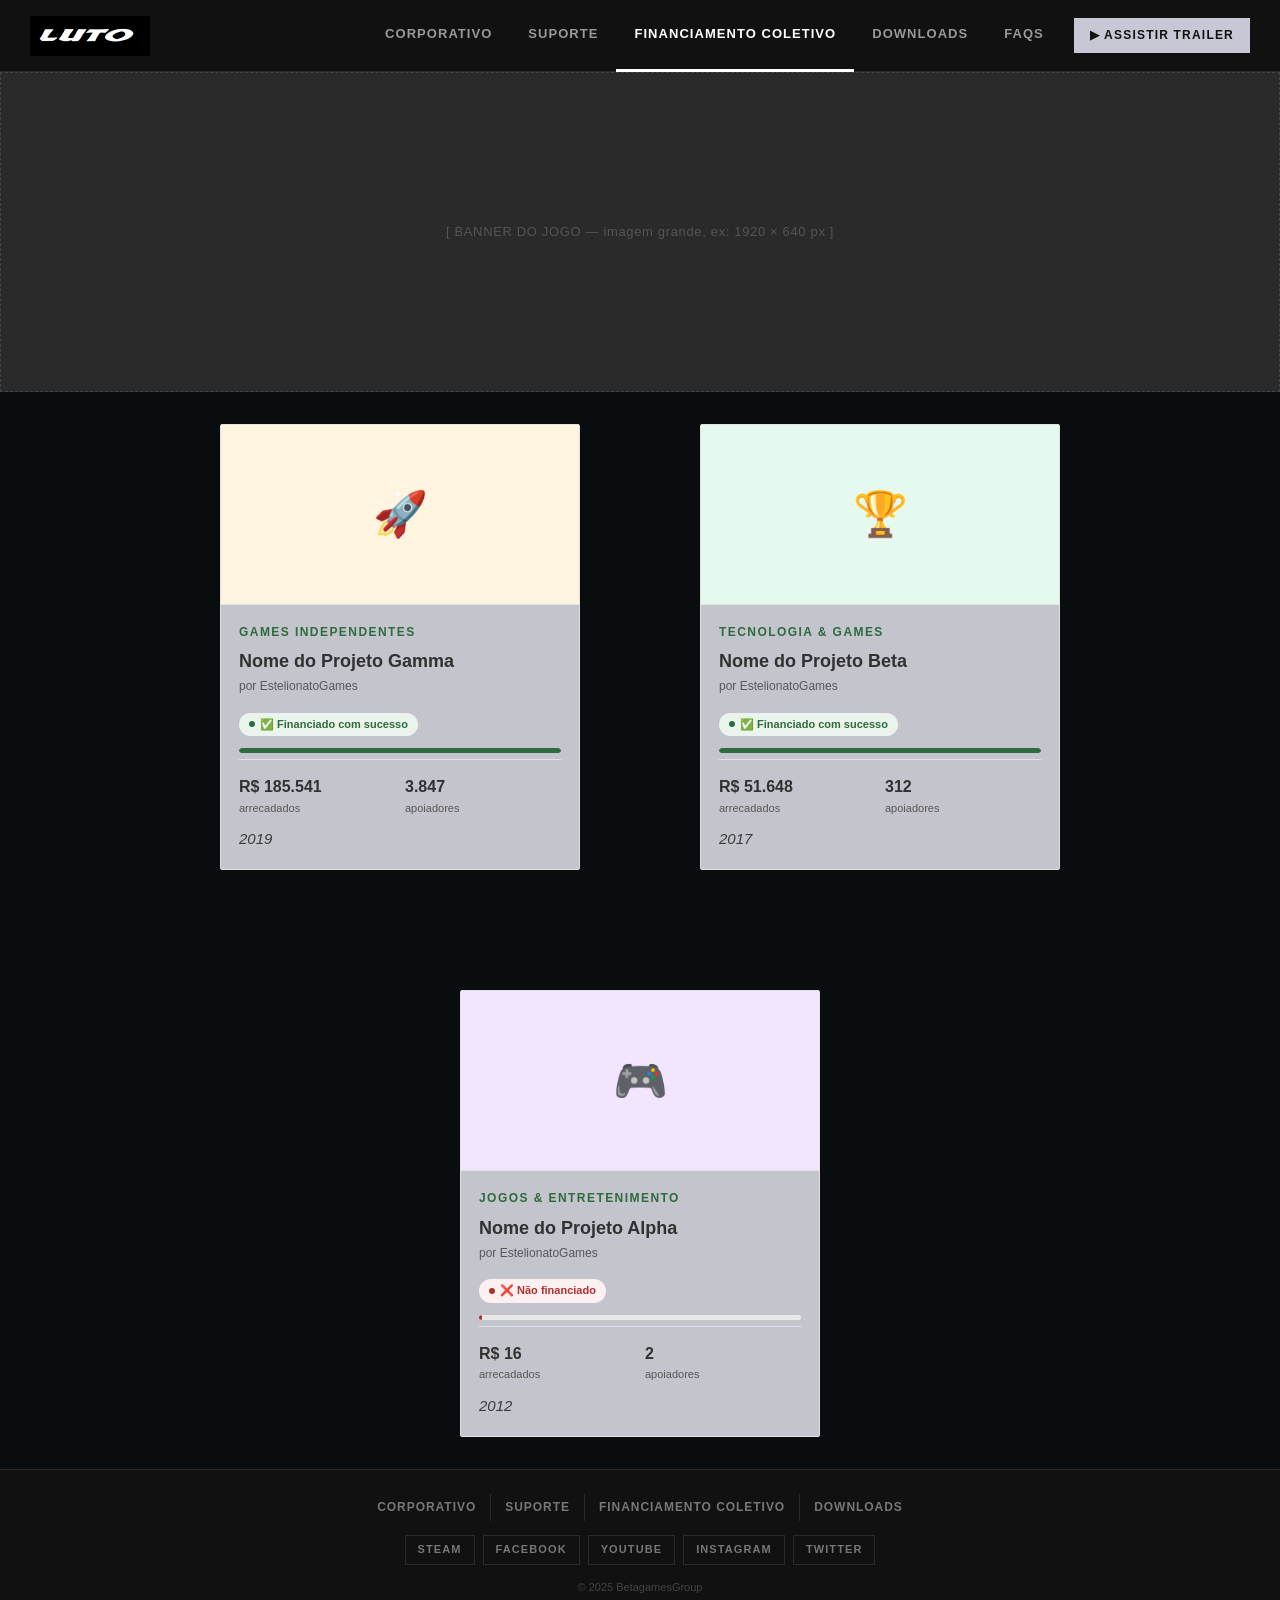
<file: projetos-grid.html>
<!DOCTYPE html>
<html lang="pt-BR">
<head>
  <meta charset="UTF-8">
  <meta name="viewport" content="width=device-width, initial-scale=1.0">
  <title>Projetos Financiamento – EstelionatoGames</title>
  <link rel="stylesheet" href="style.css">
  <style>
    .banner{
      width: 100%;
      height: 320px;
      position: relative;
      overflow: hidden;
    }
    .banner .img-placeholder
    {
      width: 100%;
      height: 100%;
      font-size: 13px;
    }
    .badge--year
    {
      color: #3b3b3b;
      font-style:oblique;
    }

  </style>
</head>
<body>

  <div id="header">
    <div class="logo">
        <a href="index.html">
          <img src="Imagens/5.png">
        </a>
    </div>
    <nav>
      <a href="corporativo.html">Corporativo</a>
      <a href="suporte.html">Suporte</a>
      <a class="active" href="gta-brasileiro-institucional.html">Financiamento coletivo</a>
      <a href="downloads.html">Downloads</a>
      <a href="FAQs.html">FAQs</a>
      <a href="https://www.youtube.com/dethbo%C3%A7bujegr%C3%A7oujhoui" target="_blank" class="btn-trailer">&#9654; ASSISTIR TRAILER</a>
    </nav>
  </div>

  <div class="banner">
    <div class="img-placeholder">[ BANNER DO JOGO — imagem grande, ex: 1920 × 640 px ] </div>
  </div>

  <div class="projects-row">

 <!-- PROJETO 3 -->
    <div class="project-card">
      <a  href="gta-brasileiro-institucional.html">
      <div class="project-card__thumb project-card__thumb--placeholder" style="background:#fff4e0;">🚀</div>
      <div class="project-card__body">
        <div class="project-card__category">Games Independentes</div>
        <h3 class="project-card__title">Nome do Projeto Gamma</h3>
        <p class="project-card__author">por <span>EstelionatoGames</span></p>
        <span class="project-card__badge badge--success">✅ Financiado com sucesso</span>
        <div class="project-card__progress-wrap">
          <div class="project-card__progress-bar project-card__progress-bar--success" style="width: 100%;"></div>
        </div>
        <div class="project-card__stats">
          <div class="stat-block">
            <div class="stat-block__value">R$&nbsp;185.541</div>
            <div class="stat-block__label">arrecadados</div>
          </div>
          <div class="stat-block--right">
            <div class="stat-block__value">3.847</div>
            <div class="stat-block__label">apoiadores</div>
          </div>
          <div class="stat-block--right">
            <div class="badge--year">2019</div>
          </div>
        </div>
      </div>
      </a>
    </div>

    

    <!-- PROJETO 2 -->
    <div class="project-card">
      <a href="404.html">
      <div class="project-card__thumb project-card__thumb--placeholder" style="background:#e6f9ef;">🏆</div>
      <div class="project-card__body">
        <div class="project-card__category">Tecnologia & Games</div>
        <h3 class="project-card__title">Nome do Projeto Beta</h3>
        <p class="project-card__author">por <span>EstelionatoGames</span></p>
        <span class="project-card__badge badge--success">✅ Financiado com sucesso</span>
        <div class="project-card__progress-wrap">
          <div class="project-card__progress-bar project-card__progress-bar--success" style="width: 100%;"></div>
        </div>
        <div class="project-card__stats">
          <div class="stat-block">
            <div class="stat-block__value">R$&nbsp;51.648</div>
            <div class="stat-block__label">arrecadados</div>
          </div>
          <div class="stat-block--right">
            <div class="stat-block__value">312</div>
            <div class="stat-block__label">apoiadores</div>
          </div>
          <div class="stat-block--right">
            <div class="badge--year">2017</div>
          </div>
        </div>
      </div>
      </a>
    </div>



    <!-- PROJETO 1 -->
    <div class="project-card">
      <a href="404.html">
      <div class="project-card__thumb project-card__thumb--placeholder" style="background:#f2e6ff;">🎮</div>
      <div class="project-card__body">
        <div class="project-card__category">Jogos & Entretenimento</div>
        <h3 class="project-card__title">Nome do Projeto Alpha</h3>
        <p class="project-card__author">por <span>EstelionatoGames</span></p>
        <span class="project-card__badge badge--failed">❌ Não financiado</span>
        <div class="project-card__progress-wrap">
          <div class="project-card__progress-bar project-card__progress-bar--failed" style="width: 1%;"></div>
        </div>
        <div class="project-card__stats">
          <div class="stat-block">
            <div class="stat-block__value">R$&nbsp;16</div>
            <div class="stat-block__label">arrecadados</div>
          </div>
          <div class="stat-block--right">
            <div class="stat-block__value">2</div>
            <div class="stat-block__label">apoiadores</div>
          </div>
          <div class="stat-block--right">
            <div class="badge--year">2012</div>
          </div>
        </div>
      </div>
      </a>
    </div>

  </div>

  <!-- FOOTER -->
  <div id="footer">
    <div class="footer-nav">
      <a href="corporativo.html">Corporativo</a>
      <a href="suporte.html">Suporte</a>
      <a href="gta-brasileiro-institucional.html">Financiamento coletivo</a>
      <a href="downloads.html">Downloads</a>
    </div>
    <div class="footer-social">
      <a href="https://store.steampowered.com/" target="_blank">Steam</a>
      <a href="https://www.facebook.com/oestelionatario[/?locale=pt_BR" target="_blank">Facebook</a>
      <a href="https://www.youtube.com/R9Lafea%24MH_" target="_blank">YouTube</a>
      <a href="404.html" target="_blank">Instagram</a>
      <a href="404.html" target="_blank">Twitter</a>
    </div>
    <p class="footer-copy">&copy; 2025 BetagamesGroup</p>
  </div>

  <script>
    function toggleFaq(btn) {
      const item = btn.closest('.faq-item');
      const isOpen = item.classList.contains('open');
      document.querySelectorAll('.faq-item').forEach(i => i.classList.remove('open'));
      if (!isOpen) item.classList.add('open');
    }
  </script>

</body>
</html>
</file>
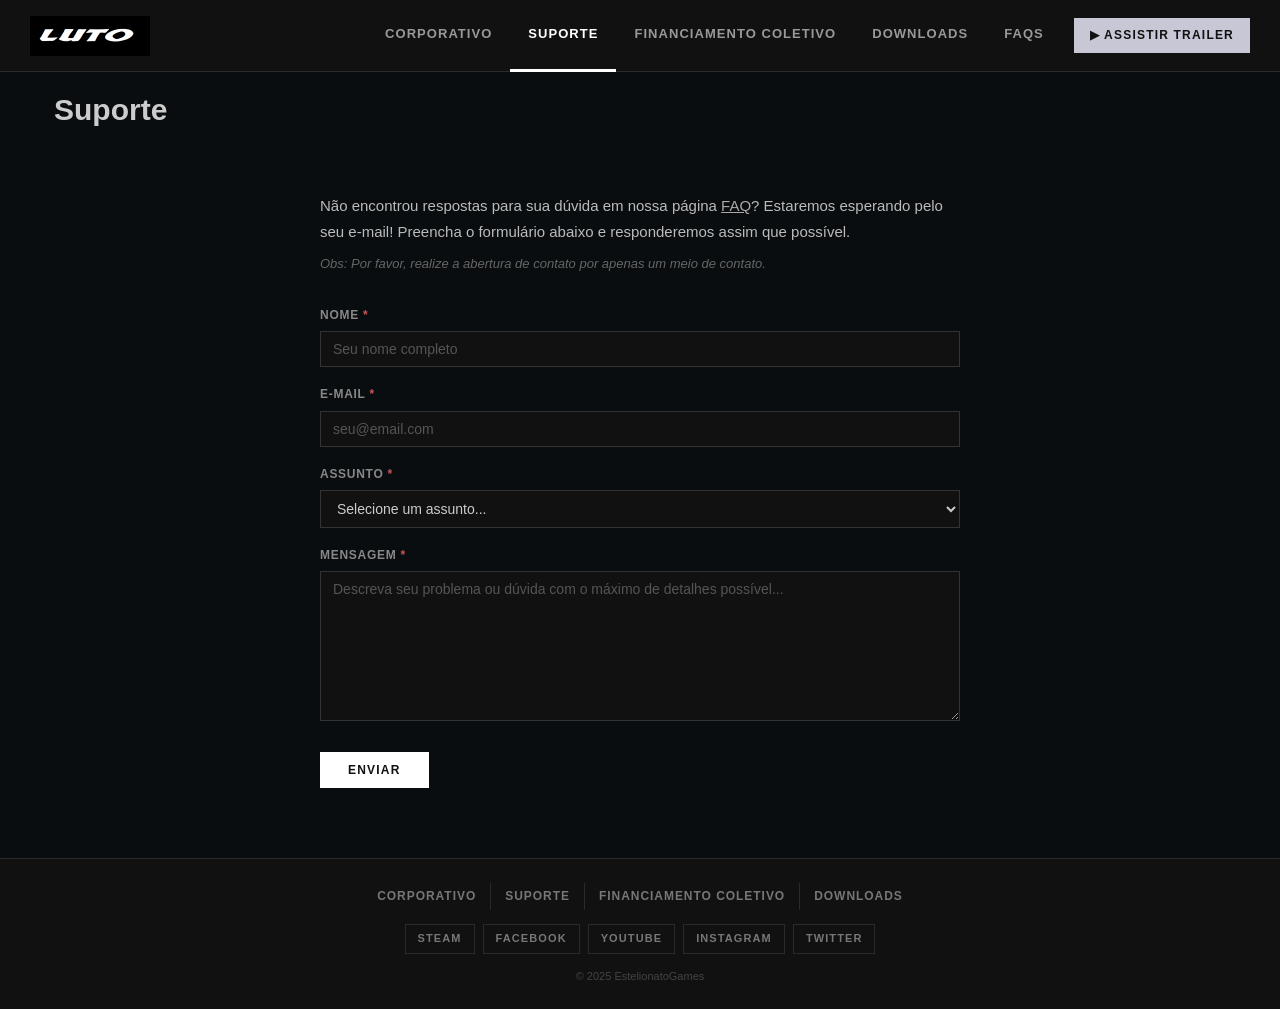
<file: suporte.html>
<!DOCTYPE html>
<html lang="pt-BR">
<head>
  <meta charset="UTF-8">
  <meta name="viewport" content="width=device-width, initial-scale=1.0">
  <title>Suporte – EstelionatoGames</title>
  <link rel="stylesheet" href="style.css">
  <style>
    .support-wrapper {
      max-width: 700px;
      margin: 0 auto;
      padding: 50px 30px 70px;
    }

    .support-wrapper .intro {
      color: #bbbbbb;
      font-size: 15px;
      line-height: 1.75;
      margin-bottom: 8px;
    }

    .support-wrapper .obs {
      color: #666;
      font-size: 13px;
      font-style: italic;
      margin-bottom: 32px;
    }

    /* FORM */
    .contact-form {
      display: flex;
      flex-direction: column;
      gap: 18px;
    }

    .form-field label {
      display: block;
      font-size: 12px;
      color: #888;
      font-weight: bold;
      letter-spacing: 0.06em;
      text-transform: uppercase;
      margin-bottom: 6px;
    }

    .form-field label span { color: #cc5555; }

    .form-field input,
    .form-field textarea,
    .form-field select {
      width: 100%;
      background: #111111;
      border: 1px solid #333333;
      color: #cccccc;
      font-family: Arial, Helvetica, sans-serif;
      font-size: 14px;
      padding: 9px 12px;
      outline: none;
      transition: border-color 0.15s;
    }

    .form-field input:focus,
    .form-field textarea:focus,
    .form-field select:focus { border-color: #666; }

    .form-field input::placeholder,
    .form-field textarea::placeholder { color: #555; }

    .form-field textarea {
      min-height: 150px;
      resize: vertical;
    }

    .form-field select option { background: #111; }

    .form-submit { margin-top: 6px; }

    .form-submit button {
      background: #ffffff;
      color: #111111;
      border: none;
      padding: 11px 28px;
      font-size: 12px;
      font-weight: bold;
      letter-spacing: 0.1em;
      text-transform: uppercase;
      cursor: pointer;
      transition: background 0.15s;
    }
    .form-submit button:hover { background: #dddddd; }
  </style>
</head>
<body>

  <div id="header">
    <div class="logo">
        <a href="index.html">
          <img src="Imagens/5.png">
        </a>
    </div>
    <nav>
      <a href="corporativo.html">Corporativo</a>
      <a class="active" href="suporte.html">Suporte</a>
      <a href="gta-brasileiro-institucional.html">Financiamento coletivo</a>
      <a href="downloads.html">Downloads</a>
      <a href="FAQs.html">FAQs</a>
      <a href="https://www.youtube.com/dethbo%C3%A7bujegr%C3%A7oujhoui" target="_blank" class="btn-trailer">&#9654; ASSISTIR TRAILER</a>
    </nav>
  </div>

  <!-- MAIN -->
  <div id="main">

    <div class="page-title">
      <h1>Suporte</h1>
    </div>

    <div class="support-wrapper">
      <p class="intro">Não encontrou respostas para sua dúvida em nossa página <a href="FAQs.html" style="color:#aaa; text-decoration:underline;">FAQ</a>? Estaremos esperando pelo seu e-mail! Preencha o formulário abaixo e responderemos assim que possível.</p>
      <p class="obs">Obs: Por favor, realize a abertura de contato por apenas um meio de contato.</p>

      <div class="contact-form">
        <div class="form-field">
          <label>Nome <span>*</span></label>
          <input type="text" placeholder="Seu nome completo">
        </div>
        <div class="form-field">
          <label>E-mail <span>*</span></label>
          <input type="email" placeholder="seu@email.com">
        </div>
        <div class="form-field">
          <label>Assunto <span>*</span></label>
          <select>
            <option value="">Selecione um assunto...</option>
            <option>Problema técnico</option>
            <option>Conta Steam</option>
            <option>Apoiador</option>
            <option>Recompensas in-game</option>
            <option>Outro</option>
          </select>
        </div>
        <div class="form-field">
          <label>Mensagem <span>*</span></label>
          <textarea placeholder="Descreva seu problema ou dúvida com o máximo de detalhes possível..."></textarea>
        </div>
        <div class="form-submit">
          <button type="button">Enviar</button>
        </div>
      </div>
    </div>

  </div>
  <!-- /main -->

  <!-- FOOTER -->
  <div id="footer">
    <div class="footer-nav">
      <a href="corporativo.html">Corporativo</a>
      <a href="suporte.html">Suporte</a>
      <a href="gta-brasileiro-institucional.html">Financiamento coletivo</a>
      <a href="downloads.html">Downloads</a>
    </div>
    <div class="footer-social">
      <a href="https://store.steampowered.com/" target="_blank">Steam</a>
      <a href="https://www.facebook.com/oestelionatario[/?locale=pt_BR" target="_blank">Facebook</a>
      <a href="https://www.youtube.com/R9Lafea%24MH_" target="_blank">YouTube</a>
      <a href="404.html" target="_blank">Instagram</a>
      <a href="404.html" target="_blank">Twitter</a>
    </div>
    <p class="footer-copy">&copy; 2025 EstelionatoGames</p>
  </div>

</body>
</html>
</file>
<file: style.css>
/* ── RESET ── */
*, *::before, *::after { box-sizing: border-box; margin: 0; padding: 0; }

body {
  background: #090d0f;
  color: #cccccc;
  font-family: Arial, Helvetica, sans-serif;
  font-size: 15px;
  line-height: 1.6;
  min-height: 100vh;
  display: flex;
  flex-direction: column;
}

a { color: #cccccc; text-decoration: none; }
a:hover { color: #ffffff; }

/* ── HEADER ── */
#header {
  background: #111111;
  border-bottom: 1px solid #2a2a2a;
  padding: 0 30px;
  display: flex;
  align-items: center;
  justify-content: space-between;
  height: 72px;
}

#header .logo img {
  height: 40px;
  display: block;
}

/* placeholder logo */
#header .logo .logo-placeholder {
  height: 40px;
  width: 180px;
  background: #2a2a2a;
  border: 1px dashed #444;
  display: flex;
  align-items: center;
  justify-content: center;
  font-size: 11px;
  color: #555;
  letter-spacing: 0.05em;
}

#header nav {
  display: flex;
  align-items: center;
  gap: 0;
}

#header nav a {
  color: #999999;
  font-size: 13px;
  font-weight: bold;
  text-transform: uppercase;
  letter-spacing: 0.08em;
  padding: 0 18px;
  height: 72px;
  display: flex;
  align-items: center;
  border-bottom: 3px solid transparent;
  transition: color 0.15s, border-color 0.15s;
}

#header nav a:hover,
#header nav a.active {
  color: #ffffff;
  border-bottom-color: #ffffff;
}
.page-title{
  font-size: 15px;
  padding: 4px;
  margin: 5px;
  margin-left: 30px;
}

.btn-trailer {
  background: #c7c7d6;
  color: #111111 !important;
  font-size: 12px !important;
  font-weight: bold !important;
  letter-spacing: 0.1em !important;
  padding: 8px 16px !important;
  height: auto !important;
  border-bottom: none !important;
  margin-left: 12px;
  transition: background 0.15s !important;
}
.btn-trailer:hover {
  background: #dddddd !important;
  border-bottom: none !important;
}

/* ── MAIN ── */
#main { flex: 1; }

/* ── IMAGE PLACEHOLDER ── */
.img-placeholder {
  background: #2a2a2a;
  border: 1px dashed #444444;
  display: flex;
  align-items: center;
  justify-content: center;
  color: #555555;
  font-size: 12px;
  letter-spacing: 0.05em;
  text-align: center;
}

/* ── FOOTER ── */
#footer {
  background: #111111;
  border-top: 1px solid #2a2a2a;
  padding: 24px 30px;
  display: flex;
  flex-direction: column;
  align-items: center;
  gap: 14px;
  margin-top: auto;
}

#footer .footer-nav {
  display: flex;
  gap: 0;
  flex-wrap: wrap;
  justify-content: center;
}

#footer .footer-nav a {
  color: #777777;
  font-size: 12px;
  font-weight: bold;
  text-transform: uppercase;
  letter-spacing: 0.08em;
  padding: 4px 14px;
  border-right: 1px solid #2a2a2a;
  transition: color 0.15s;
}
#footer .footer-nav a:last-child { border-right: none; }
#footer .footer-nav a:hover { color: #ffffff; }

#footer .footer-social {
  display: flex;
  gap: 8px;
  flex-wrap: wrap;
  justify-content: center;
}

#footer .footer-social a {
  color: #777777;
  font-size: 11px;
  font-weight: bold;
  text-transform: uppercase;
  letter-spacing: 0.1em;
  padding: 5px 12px;
  border: 1px solid #2a2a2a;
  transition: color 0.15s, border-color 0.15s;
}
#footer .footer-social a:hover {
  color: #ffffff;
  border-color: #555;
}

#footer .footer-copy {
  color: #444444;
  font-size: 11px;
}

/* ── BUTTONS ── */
.btn {
  display: inline-block;
  background: #ffffff;
  color: #111111;
  font-size: 12px;
  font-weight: bold;
  letter-spacing: 0.1em;
  text-transform: uppercase;
  padding: 10px 24px;
  border: none;
  cursor: pointer;
  transition: background 0.15s;
}
.btn:hover { background: #dddddd; color: #111111; }

.btn-outline {
  background: transparent;
  color: #cccccc;
  border: 1px solid #444;
}
.btn-outline:hover { background: #2a2a2a; color: #ffffff; }

.game-banner {
  width: 100%;
  height: 320px;
  position:relative;
  overflow:hidden;
}

.page-title
{
  margin-left: 50px;
  margin-top: 10px;
}


/*XXXXXXXXXXXXXXXXXXXXXXXXXXXXXXXXXXXXXXXXXXXXXXXXXXXXXXXXXXXXXXXXXXXXXXXXXXXXXXXXXXXXXXXXXXXXX*/

.projects-row {
  --accent: #2e6b3e;
  --accent-light: #eaf3ec;
  --text: #313131;
  --muted: #5c5757;
  --border: #e2e2e2;
  --bg: #c4c4cc;
  --bg-off: #f7f7f5;

  display: flex;
  flex-wrap: wrap;
  gap: 120px;
  justify-content: center;
  padding: 32px 0;
}

.project-card {
  background: var(--bg);
  border: 1px solid var(--border);
  border-radius: 2px;
  overflow: hidden;
  width: 320px;
  flex: 0 0 360px;
  display: flex;
  flex-direction: column;
  transition: box-shadow 0.18s ease;
}

.project-card:hover {
  box-shadow: 2px 4px 20px rgba(177, 97, 51, 0.8);
}

.project-card__thumb {
  width: 100%;
  height: 180px;
  background: var(--bg-off);
  display: flex;
  align-items: center;
  justify-content: center;
  font-size: 44px;
  border-bottom: 1px solid var(--border);
}

.project-card__body {
  padding: 18px;
  flex: 1;
  display: flex;
  flex-direction: column;
}

.project-card__category {
  font-size: 12px;
  font-weight: 600;
  text-transform: uppercase;
  letter-spacing: 0.12em;
  color: var(--accent);
  margin-bottom: 7px;
}

.project-card__title {
  font-size: 18px;
  font-weight: 600;
  color: var(--text);
  line-height: 1.35;
  margin-bottom: 4px;
}

.project-card__author {
  font-size: 12px;
  color: var(--muted);
  margin-bottom: 16px;
}

.project-card__badge {
  display: inline-flex;
  align-items: center;
  gap: 5px;
  font-size: 11px;
  font-weight: 600;
  padding: 3px 10px;
  border-radius: 100px;
  margin-bottom: 12px;
  width: fit-content;
}

.project-card__badge::before {
  content: '';
  width: 6px; height: 6px;
  border-radius: 50%;
}

.badge--success {
  background: var(--accent-light);
  color: var(--accent);
}

.badge--success::before { background: var(--accent); }

.badge--failed {
  background: #fdf0f0;
  color: #b03030;
}

.badge--failed::before { background: #b03030; }

.project-card__progress-wrap {
  background: #e8e8e8;
  border-radius: 100px;
  height: 5px;
  margin-bottom: 6px;
  overflow: hidden;
}

.project-card__progress-bar {
  height: 100%;
  border-radius: 100px;
}

.project-card__progress-bar--success { background: var(--accent); }
.project-card__progress-bar--failed   { background: #b03030; }

.project-card__stats {
  display: grid;
  grid-template-columns: 1fr 1fr;
  gap: 10px;
  margin-top: auto;
  padding-top: 14px;
  border-top: 1px solid var(--border);
}

.stat-block__value {
  font-size: 16px;
  font-weight: 600;
  color: var(--text);
}

.stat-block__label {
  font-size: 11px;
  color: var(--muted);
}

.project-card__year {
  font-size: 11px;
  color: #252525;
  text-align: right;
  margin-top: 12px;
  font-weight: 600;
}

@media (max-width: 640px) {
  .projects-row {
    flex-direction: column;
    align-items: center;
  }
  .project-card {
    width: 100%;
    max-width: 360px;
    flex: 1 1 100%;
  }
}
</file>
